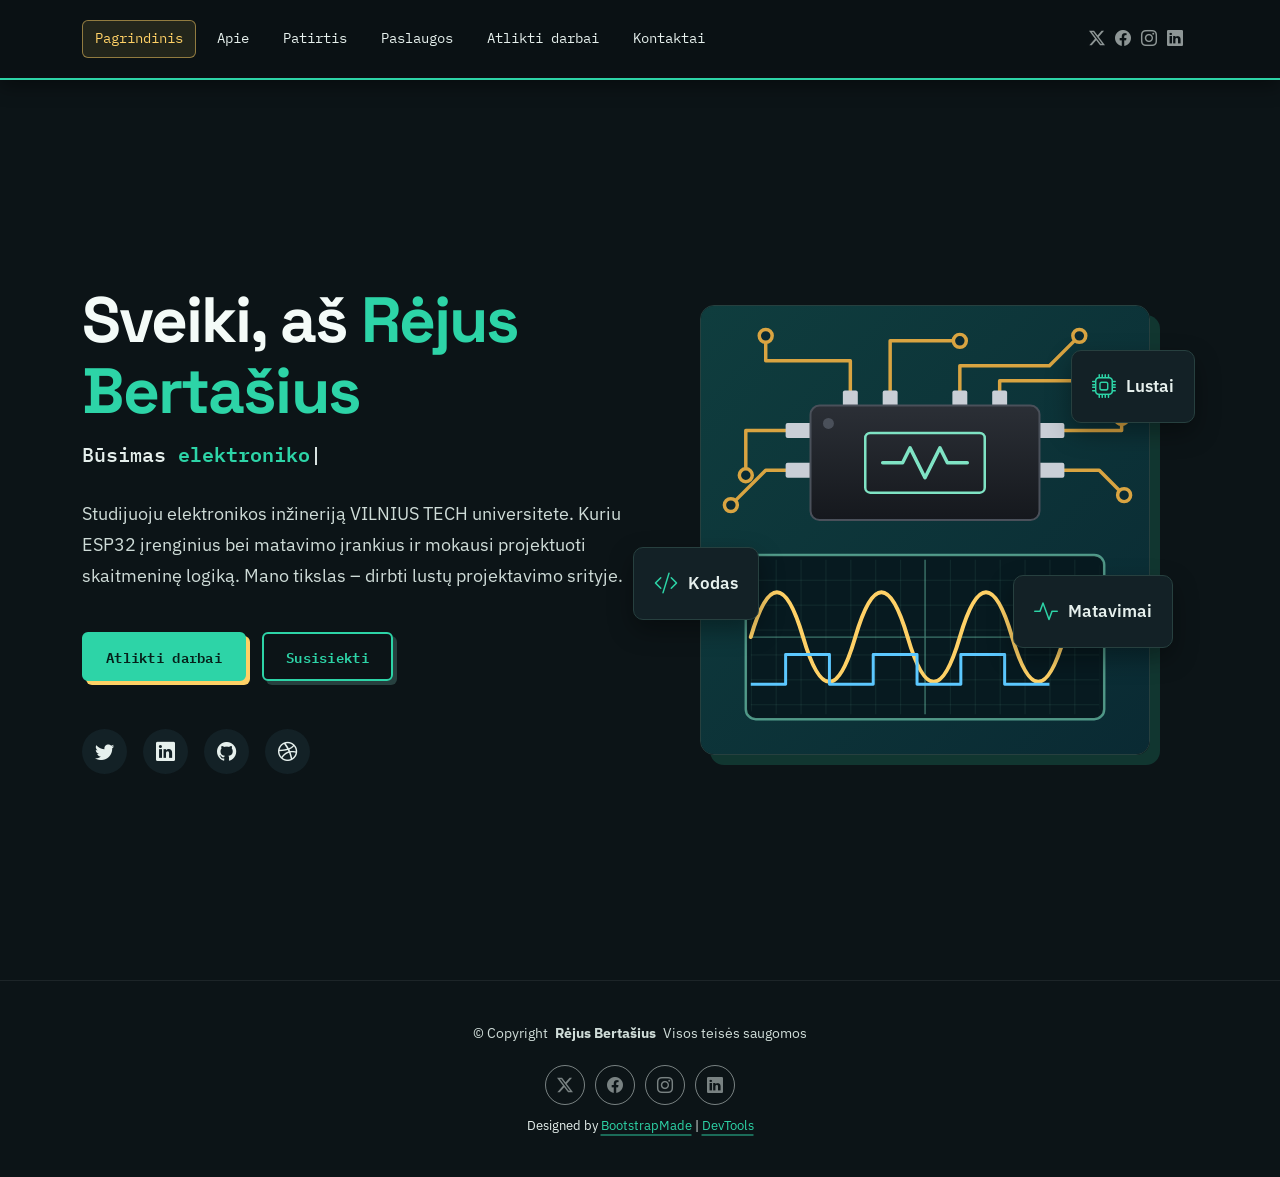
<file: index.html>
<!DOCTYPE html>
<html lang="lt">

<head>
  <meta charset="utf-8">
  <meta content="width=device-width, initial-scale=1.0" name="viewport">
  <title>Mano CV</title>
  <meta name="author" content="Rėjus Bertašius">
  <meta name="description" content="Rėjus Bertašius CV puslapis">
  <meta name="keywords" content="">

  <!-- Favicons -->
  <link href="assets/img/favicon.png" rel="icon">
  <link href="assets/img/apple-touch-icon.png" rel="apple-touch-icon">

  <!-- Fonts -->
  <link href="https://fonts.googleapis.com" rel="preconnect">
  <link href="https://fonts.gstatic.com" rel="preconnect" crossorigin>
  <link href="https://fonts.googleapis.com/css2?family=Roboto:ital,wght@0,100;0,300;0,400;0,500;0,700;0,900;1,100;1,300;1,400;1,500;1,700;1,900&family=Poppins:ital,wght@0,100;0,200;0,300;0,400;0,500;0,600;0,700;0,800;0,900;1,100;1,200;1,300;1,400;1,500;1,600;1,700;1,800;1,900&family=Raleway:ital,wght@0,100;0,200;0,300;0,400;0,500;0,600;0,700;0,800;0,900;1,100;1,200;1,300;1,400;1,500;1,600;1,700;1,800;1,900&display=swap" rel="stylesheet">

  <!-- Vendor CSS Files -->
  <link href="assets/vendor/bootstrap/css/bootstrap.min.css" rel="stylesheet">
  <link href="assets/vendor/bootstrap-icons/bootstrap-icons.css" rel="stylesheet">
  <link href="assets/vendor/aos/aos.css" rel="stylesheet">
  <link href="assets/vendor/swiper/swiper-bundle.min.css" rel="stylesheet">
  <link href="assets/vendor/glightbox/css/glightbox.min.css" rel="stylesheet">

  <!-- Main CSS File -->
  <link href="assets/css/main.css" rel="stylesheet">
  <link href="assets/css/custom.css" rel="stylesheet">

  <!-- =======================================================
  * Template Name: FolioOne
  * Template URL: https://bootstrapmade.com/folioone-bootstrap-portfolio-website-template/
  * Updated: Aug 23 2025 with Bootstrap v5.3.7
  * Author: BootstrapMade.com
  * License: https://bootstrapmade.com/license/
  ======================================================== -->
</head>

<body class="index-page">

  <header id="header" class="header d-flex align-items-center light-background sticky-top">
    <div class="container position-relative d-flex align-items-center justify-content-between">

      <!-- <a href="index.html" class="logo d-flex align-items-center me-auto me-xl-0">
      <img src="assets/img/logo.webp" alt="">
      <h1 class="sitename">FolioOne</h1> 
    </a> -->

      <nav id="navmenu" class="navmenu">
        <ul>
          <li><a href="index.html" class="active">Pagrindinis</a></li>
          <li><a href="about.html">Apie</a></li>
          <li><a href="resume.html">Patirtis</a></li>
          <li><a href="services.html">Paslaugos</a></li>
          <li><a href="portfolio.html">Atlikti darbai</a></li>
          <li><a href="contact.html">Kontaktai</a></li>
        </ul>
        <i class="mobile-nav-toggle d-xl-none bi bi-list"></i>
      </nav>

      <div class="header-social-links">
        <a href="#" class="twitter"><i class="bi bi-twitter-x"></i></a>
        <a href="#" class="facebook"><i class="bi bi-facebook"></i></a>
        <a href="#" class="instagram"><i class="bi bi-instagram"></i></a>
        <a href="#" class="linkedin"><i class="bi bi-linkedin"></i></a>
      </div>

    </div>
  </header>

  <main class="main">

    <!-- Hero Section -->
    <section id="hero" class="hero section">

      <div class="container" data-aos="fade-up" data-aos-delay="100">

        <div class="row gy-4 align-items-center">
          <div class="col-lg-6 order-2 order-lg-1">
            <div class="hero-content">
              <h1 data-aos="fade-up" data-aos-delay="200">Sveiki, aš <span class="highlight">Rėjus Bertašius</span></h1>
              <h2 data-aos="fade-up" data-aos-delay="300">Būsimas <span class="typed" data-typed-items="elektronikos inžinierius, lustų projektuotojas, skaitmeninių sistemų kūrėjas"></span></h2>
              <p data-aos="fade-up" data-aos-delay="400">Studijuoju elektronikos inžineriją VILNIUS TECH universitete. Kuriu ESP32 įrenginius bei matavimo įrankius ir mokausi projektuoti skaitmeninę logiką. Mano tikslas – dirbti lustų projektavimo srityje.</p>
              <div class="hero-actions" data-aos="fade-up" data-aos-delay="500">
                <a href="portfolio.html" class="btn btn-primary">Atlikti darbai</a>
                <a href="contact.html" class="btn btn-outline">Susisiekti</a>
              </div>
              <div class="social-links" data-aos="fade-up" data-aos-delay="600">
                <a href="#"><i class="bi bi-twitter"></i></a>
                <a href="#"><i class="bi bi-linkedin"></i></a>
                <a href="https://github.com/Rejuuus"><i class="bi bi-github"></i></a>
                <a href="#"><i class="bi bi-dribbble"></i></a>
              </div>
            </div>
          </div>
          <div class="col-lg-6 order-1 order-lg-2">
            <div class="hero-image" data-aos="zoom-in" data-aos-delay="300">
              <div class="image-wrapper">
                <img src="assets/img/elektronika-iliustracija.svg" alt="Lustas spausdintinėje plokštėje ir osciloskopo signalas" class="img-fluid">
                <div class="floating-elements">
                  <div class="floating-card design" data-aos="fade-left" data-aos-delay="700">
                    <i class="bi bi-cpu"></i>
                    <span>Lustai</span>
                  </div>
                  <div class="floating-card code" data-aos="fade-right" data-aos-delay="800">
                    <i class="bi bi-code-slash"></i>
                    <span>Kodas</span>
                  </div>
                  <div class="floating-card creativity" data-aos="fade-up" data-aos-delay="900">
                    <i class="bi bi-activity"></i>
                    <span>Matavimai</span>
                  </div>
                </div>
              </div>
            </div>
          </div>
        </div>

      </div>

    </section><!-- /Hero Section -->

  </main>

  <footer id="footer" class="footer">

    <div class="container">
      <div class="copyright text-center ">
        <p>© <span>Copyright</span> <strong class="px-1 sitename">Rėjus Bertašius</strong> <span>Visos teisės saugomos<br></span></p>
      </div>
      <div class="social-links d-flex justify-content-center">
        <a href=""><i class="bi bi-twitter-x"></i></a>
        <a href=""><i class="bi bi-facebook"></i></a>
        <a href=""><i class="bi bi-instagram"></i></a>
        <a href=""><i class="bi bi-linkedin"></i></a>
      </div>
      <div class="credits">
        <!-- All the links in the footer should remain intact. -->
        <!-- You can delete the links only if you've purchased the pro version. -->
        <!-- Licensing information: https://bootstrapmade.com/license/ -->
        <!-- Purchase the pro version with working PHP/AJAX contact form: [buy-url] -->
        Designed by <a href="https://bootstrapmade.com/">BootstrapMade</a> | <a href="https://bootstrapmade.com/tools/">DevTools</a>
      </div>
    </div>

  </footer>

  <!-- Scroll Top -->
  <a href="#" id="scroll-top" class="scroll-top d-flex align-items-center justify-content-center"><i class="bi bi-arrow-up-short"></i></a>

  <!-- Preloader -->
  <div id="preloader"></div>

  <!-- Vendor JS Files -->
  <script src="assets/vendor/bootstrap/js/bootstrap.bundle.min.js"></script>
  <script src="assets/vendor/php-email-form/validate.js"></script>
  <script src="assets/vendor/aos/aos.js"></script>
  <script src="assets/vendor/typed.js/typed.umd.js"></script>
  <script src="assets/vendor/waypoints/noframework.waypoints.js"></script>
  <script src="assets/vendor/purecounter/purecounter_vanilla.js"></script>
  <script src="assets/vendor/swiper/swiper-bundle.min.js"></script>
  <script src="assets/vendor/imagesloaded/imagesloaded.pkgd.min.js"></script>
  <script src="assets/vendor/isotope-layout/isotope.pkgd.min.js"></script>
  <script src="assets/vendor/glightbox/js/glightbox.min.js"></script>

  <!-- Main JS File -->
  <script src="assets/js/main.js"></script>

</body>

</html>
</file>
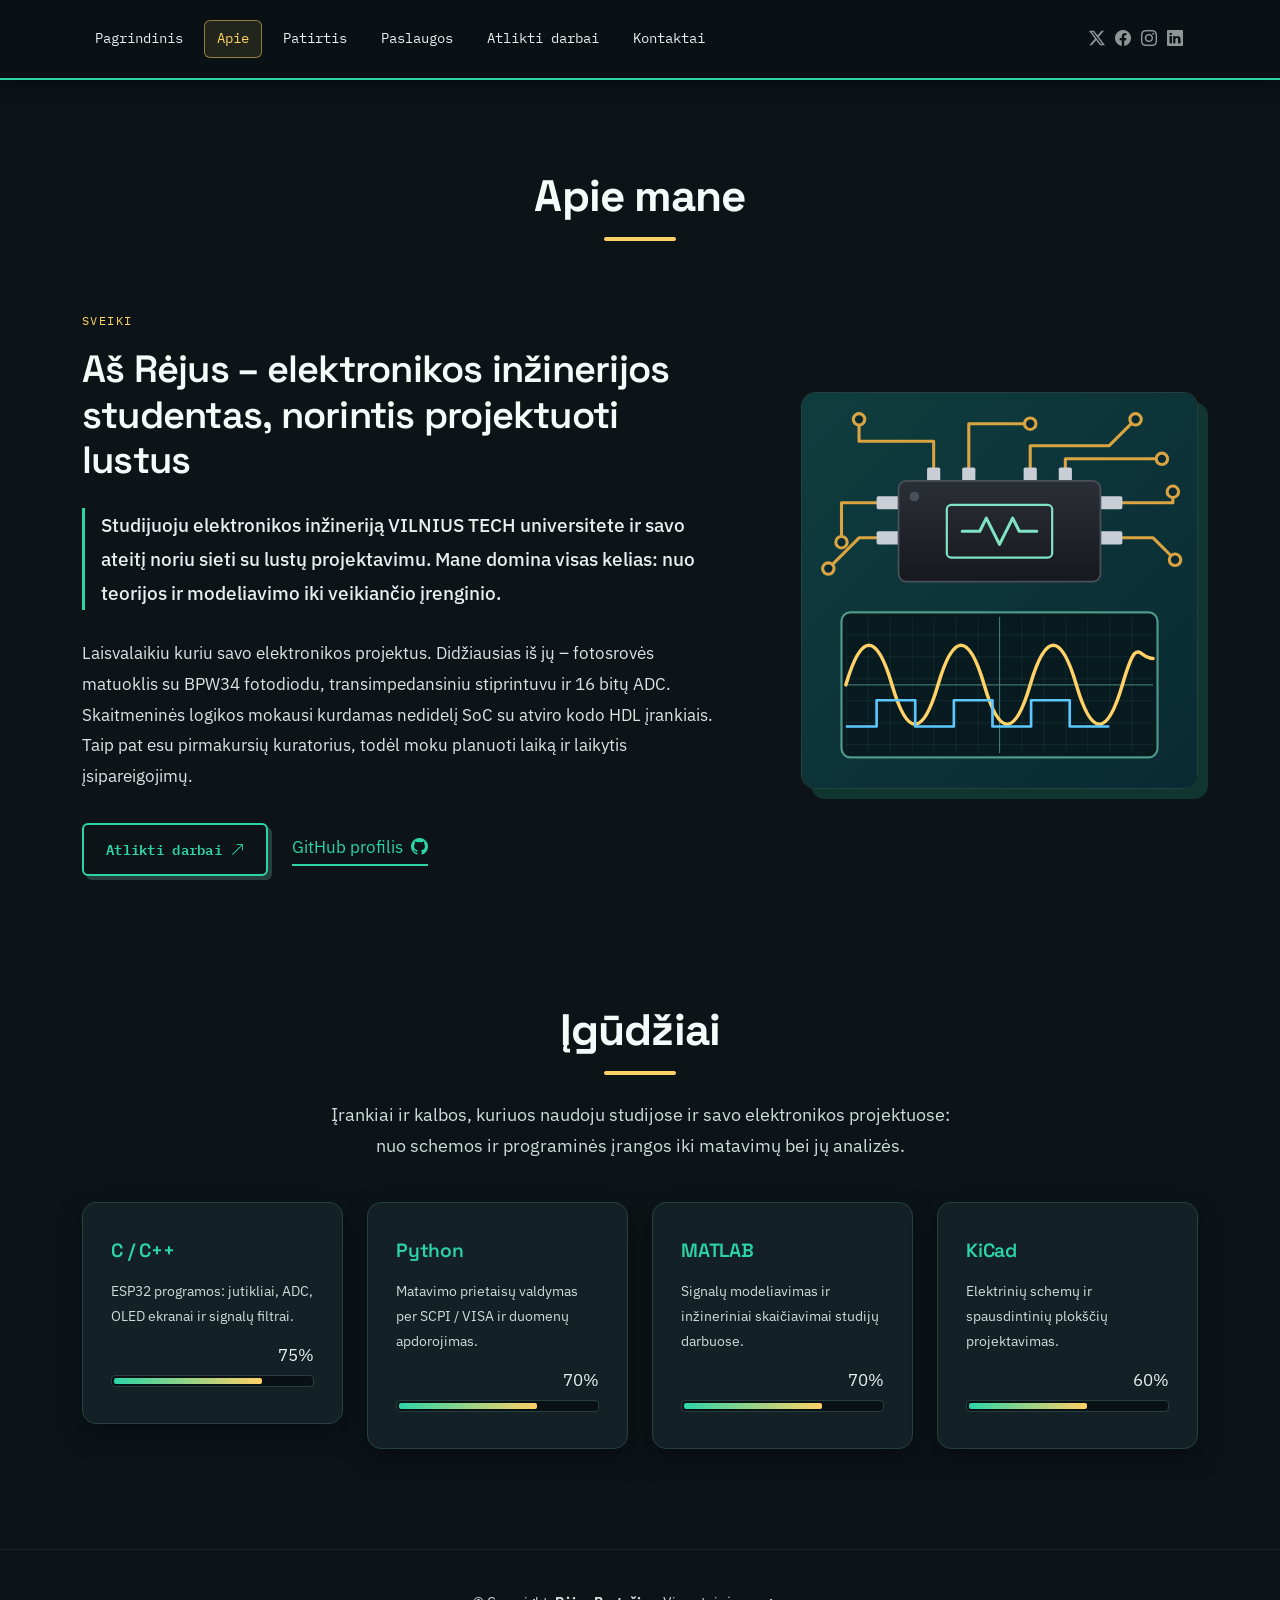
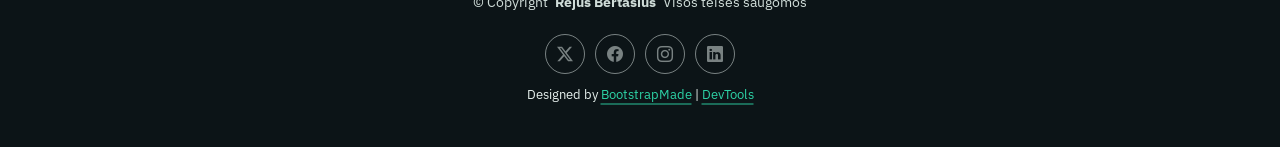
<file: about.html>
<!DOCTYPE html>
<html lang="lt">

<head>
  <meta charset="utf-8">
  <meta content="width=device-width, initial-scale=1.0" name="viewport">
  <title>Apie – Mano CV</title>
  <meta name="description" content="">
  <meta name="keywords" content="">

  <!-- Favicons -->
  <link href="assets/img/favicon.png" rel="icon">
  <link href="assets/img/apple-touch-icon.png" rel="apple-touch-icon">

  <!-- Fonts -->
  <link href="https://fonts.googleapis.com" rel="preconnect">
  <link href="https://fonts.gstatic.com" rel="preconnect" crossorigin>
  <link href="https://fonts.googleapis.com/css2?family=Roboto:ital,wght@0,100;0,300;0,400;0,500;0,700;0,900;1,100;1,300;1,400;1,500;1,700;1,900&family=Poppins:ital,wght@0,100;0,200;0,300;0,400;0,500;0,600;0,700;0,800;0,900;1,100;1,200;1,300;1,400;1,500;1,600;1,700;1,800;1,900&family=Raleway:ital,wght@0,100;0,200;0,300;0,400;0,500;0,600;0,700;0,800;0,900;1,100;1,200;1,300;1,400;1,500;1,600;1,700;1,800;1,900&display=swap" rel="stylesheet">

  <!-- Vendor CSS Files -->
  <link href="assets/vendor/bootstrap/css/bootstrap.min.css" rel="stylesheet">
  <link href="assets/vendor/bootstrap-icons/bootstrap-icons.css" rel="stylesheet">
  <link href="assets/vendor/aos/aos.css" rel="stylesheet">
  <link href="assets/vendor/swiper/swiper-bundle.min.css" rel="stylesheet">
  <link href="assets/vendor/glightbox/css/glightbox.min.css" rel="stylesheet">

  <!-- Main CSS File -->
  <link href="assets/css/main.css" rel="stylesheet">
  <link href="assets/css/custom.css" rel="stylesheet">

  <!-- =======================================================
  * Template Name: FolioOne
  * Template URL: https://bootstrapmade.com/folioone-bootstrap-portfolio-website-template/
  * Updated: Aug 23 2025 with Bootstrap v5.3.7
  * Author: BootstrapMade.com
  * License: https://bootstrapmade.com/license/
  ======================================================== -->
</head>

<body class="about-page">

  <header id="header" class="header d-flex align-items-center light-background sticky-top">
    <div class="container position-relative d-flex align-items-center justify-content-between">

      <!-- <a href="index.html" class="logo d-flex align-items-center me-auto me-xl-0">
      <img src="assets/img/logo.webp" alt="">
      <h1 class="sitename">FolioOne</h1> 
    </a> -->

      <nav id="navmenu" class="navmenu">
        <ul>
          <li><a href="index.html">Pagrindinis</a></li>
          <li><a href="about.html" class="active">Apie</a></li>
          <li><a href="resume.html">Patirtis</a></li>
          <li><a href="services.html">Paslaugos</a></li>
          <li><a href="portfolio.html">Atlikti darbai</a></li>
          <li><a href="contact.html">Kontaktai</a></li>
        </ul>
        <i class="mobile-nav-toggle d-xl-none bi bi-list"></i>
      </nav>

      <div class="header-social-links">
        <a href="#" class="twitter"><i class="bi bi-twitter-x"></i></a>
        <a href="#" class="facebook"><i class="bi bi-facebook"></i></a>
        <a href="#" class="instagram"><i class="bi bi-instagram"></i></a>
        <a href="#" class="linkedin"><i class="bi bi-linkedin"></i></a>
      </div>

    </div>
  </header>

  <main class="main">

    <!-- About Section -->
    <section id="about" class="about section">

      <!-- Section Title -->
      <div class="container section-title" data-aos="fade-up">
        <h2>Apie mane</h2>
      </div><!-- End Section Title -->

      <div class="container" data-aos="fade-up" data-aos-delay="100">

        <!-- Intro + Photo -->
        <div class="row align-items-center justify-content-between gy-5 mb-5">
          <div class="col-lg-7" data-aos="fade-right" data-aos-delay="150">
            <div class="intro-content">
              <span class="eyebrow">Sveiki</span>
              <h2 class="headline">Aš Rėjus – elektronikos inžinerijos studentas, norintis projektuoti lustus</h2>
              <p class="lead">
                Studijuoju elektronikos inžineriją VILNIUS TECH universitete ir savo ateitį noriu sieti su lustų projektavimu. Mane domina visas kelias: nuo teorijos ir modeliavimo iki veikiančio įrenginio.
              </p>
              <p>
                Laisvalaikiu kuriu savo elektronikos projektus. Didžiausias iš jų – fotosrovės matuoklis su BPW34 fotodiodu, transimpedansiniu stiprintuvu ir 16 bitų ADC. Skaitmeninės logikos mokausi kurdamas nedidelį SoC su atviro kodo HDL įrankiais. Taip pat esu pirmakursių kuratorius, todėl moku planuoti laiką ir laikytis įsipareigojimų.
              </p>

              <div class="cta-group">
                <a href="portfolio.html" class="btn-ghost">
                  Atlikti darbai <i class="bi bi-arrow-up-right"></i>
                </a>
                <a href="https://github.com/Rejuuus" class="link-underline">
                  GitHub profilis <i class="bi bi-github"></i>
                </a>
              </div>
            </div>
          </div>

          <div class="col-lg-5" data-aos="zoom-in" data-aos-delay="250">
            <figure class="profile-figure text-center text-lg-end">
              <img src="assets/img/elektronika-iliustracija.svg" alt="Lustas spausdintinėje plokštėje ir osciloskopo signalas" class="img-fluid profile-photo">
            </figure>
          </div>
        </div>
        <!-- End Intro + Photo -->
      </div>
    </section><!-- /About Section -->

    <!-- Skills Section -->
    <section id="skills" class="skills section">

      <!-- Section Title -->
      <div class="container section-title" data-aos="fade-up">
        <h2>Įgūdžiai</h2>
        <p>Įrankiai ir kalbos, kuriuos naudoju studijose ir savo elektronikos projektuose: nuo schemos ir programinės įrangos iki matavimų bei jų analizės.</p>
      </div><!-- End Section Title -->

      <div class="container" data-aos="fade-up" data-aos-delay="100">

        <div class="row g-4 skills-animation">

          <div class="col-md-6 col-lg-3" data-aos="fade-up" data-aos-delay="100">
            <div class="skill-box">
              <h3>C / C++</h3>
              <p>ESP32 programos: jutikliai, ADC, OLED ekranai ir signalų filtrai.</p>
              <span class="text-end d-block">75%</span>
              <div class="progress">
                <div class="progress-bar" role="progressbar" aria-valuenow="75" aria-valuemin="0" aria-valuemax="100"></div>
              </div>
            </div>
          </div>

          <div class="col-md-6 col-lg-3" data-aos="fade-up" data-aos-delay="200">
            <div class="skill-box">
              <h3>Python</h3>
              <p>Matavimo prietaisų valdymas per SCPI / VISA ir duomenų apdorojimas.</p>
              <span class="text-end d-block">70%</span>
              <div class="progress">
                <div class="progress-bar" role="progressbar" aria-valuenow="70" aria-valuemin="0" aria-valuemax="100"></div>
              </div>
            </div>
          </div>

          <div class="col-md-6 col-lg-3" data-aos="fade-up" data-aos-delay="300">
            <div class="skill-box">
              <h3>MATLAB</h3>
              <p>Signalų modeliavimas ir inžineriniai skaičiavimai studijų darbuose.</p>
              <span class="text-end d-block">70%</span>
              <div class="progress">
                <div class="progress-bar" role="progressbar" aria-valuenow="70" aria-valuemin="0" aria-valuemax="100"></div>
              </div>
            </div>
          </div>

          <div class="col-md-6 col-lg-3" data-aos="fade-up" data-aos-delay="400">
            <div class="skill-box">
              <h3>KiCad</h3>
              <p>Elektrinių schemų ir spausdintinių plokščių projektavimas.</p>
              <span class="text-end d-block">60%</span>
              <div class="progress">
                <div class="progress-bar" role="progressbar" aria-valuenow="60" aria-valuemin="0" aria-valuemax="100">
                </div>
              </div>
            </div>
          </div>

        </div>

      </div>

    </section><!-- /Skills Section -->
  </main>

  <footer id="footer" class="footer">

    <div class="container">
      <div class="copyright text-center ">
        <p>© <span>Copyright</span> <strong class="px-1 sitename">Rėjus Bertašius</strong> <span>Visos teisės saugomos<br></span></p>
      </div>
      <div class="social-links d-flex justify-content-center">
        <a href=""><i class="bi bi-twitter-x"></i></a>
        <a href=""><i class="bi bi-facebook"></i></a>
        <a href=""><i class="bi bi-instagram"></i></a>
        <a href=""><i class="bi bi-linkedin"></i></a>
      </div>
      <div class="credits">
        <!-- All the links in the footer should remain intact. -->
        <!-- You can delete the links only if you've purchased the pro version. -->
        <!-- Licensing information: https://bootstrapmade.com/license/ -->
        <!-- Purchase the pro version with working PHP/AJAX contact form: [buy-url] -->
        Designed by <a href="https://bootstrapmade.com/">BootstrapMade</a> | <a href="https://bootstrapmade.com/tools/">DevTools</a>
      </div>
    </div>

  </footer>

  <!-- Scroll Top -->
  <a href="#" id="scroll-top" class="scroll-top d-flex align-items-center justify-content-center"><i class="bi bi-arrow-up-short"></i></a>

  <!-- Preloader -->
  <div id="preloader"></div>

  <!-- Vendor JS Files -->
  <script src="assets/vendor/bootstrap/js/bootstrap.bundle.min.js"></script>
  <script src="assets/vendor/php-email-form/validate.js"></script>
  <script src="assets/vendor/aos/aos.js"></script>
  <script src="assets/vendor/typed.js/typed.umd.js"></script>
  <script src="assets/vendor/waypoints/noframework.waypoints.js"></script>
  <script src="assets/vendor/purecounter/purecounter_vanilla.js"></script>
  <script src="assets/vendor/swiper/swiper-bundle.min.js"></script>
  <script src="assets/vendor/imagesloaded/imagesloaded.pkgd.min.js"></script>
  <script src="assets/vendor/isotope-layout/isotope.pkgd.min.js"></script>
  <script src="assets/vendor/glightbox/js/glightbox.min.js"></script>

  <!-- Main JS File -->
  <script src="assets/js/main.js"></script>

</body>

</html>
</file>
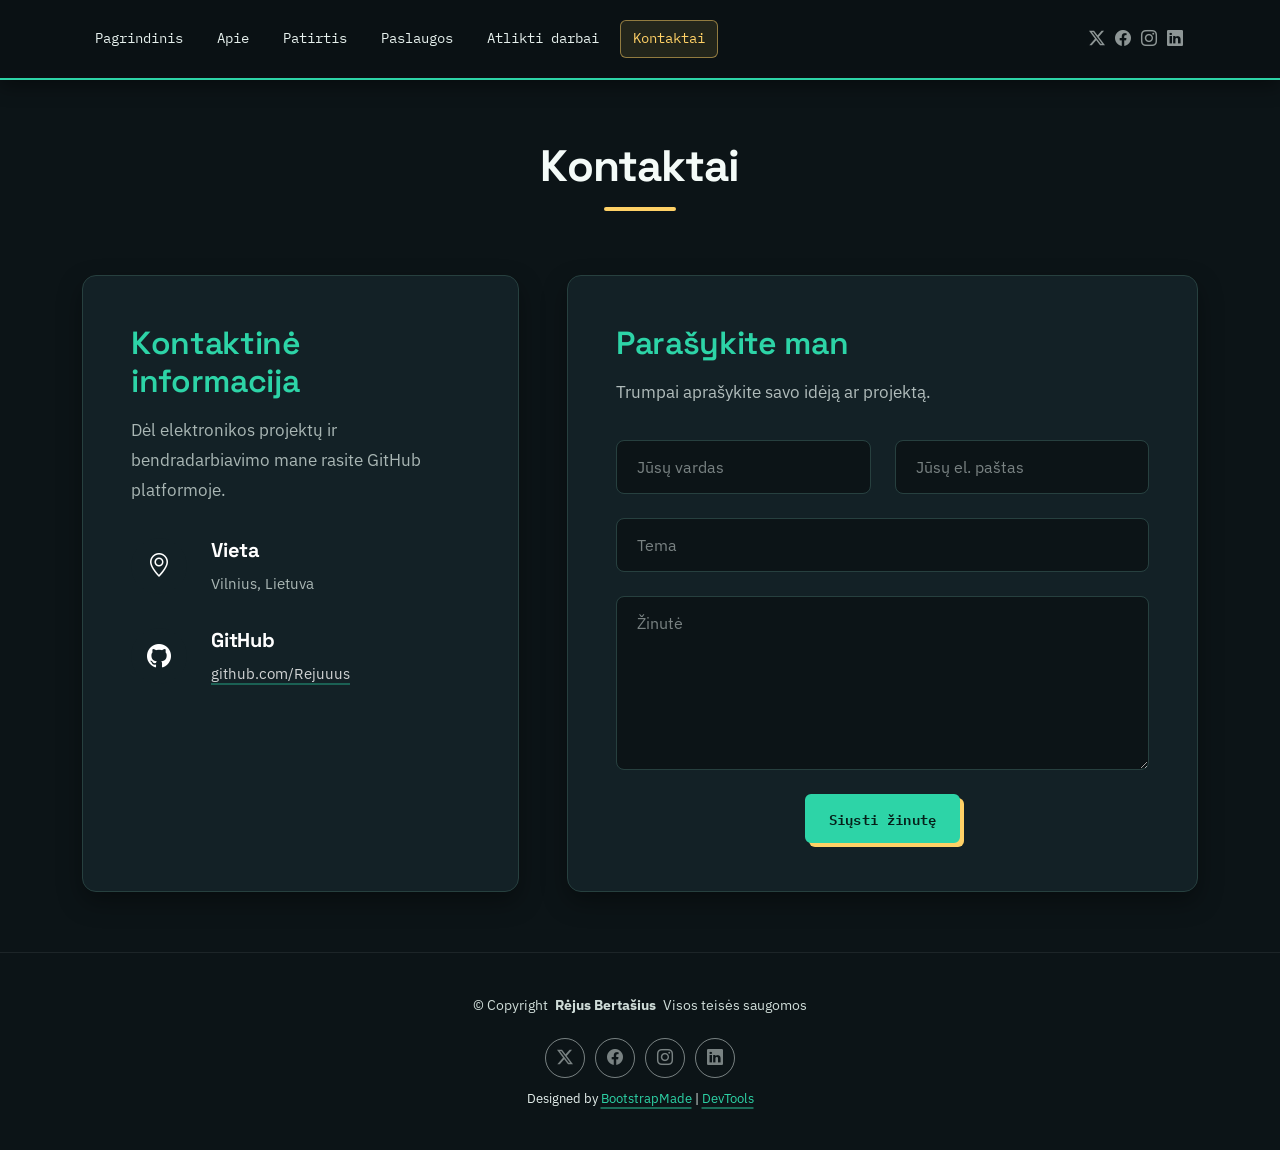
<file: contact.html>
<!DOCTYPE html>
<html lang="lt">

<head>
  <meta charset="utf-8">
  <meta content="width=device-width, initial-scale=1.0" name="viewport">
  <title>Kontaktai – Mano CV</title>
  <meta name="description" content="">
  <meta name="keywords" content="">

  <!-- Favicons -->
  <link href="assets/img/favicon.png" rel="icon">
  <link href="assets/img/apple-touch-icon.png" rel="apple-touch-icon">

  <!-- Fonts -->
  <link href="https://fonts.googleapis.com" rel="preconnect">
  <link href="https://fonts.gstatic.com" rel="preconnect" crossorigin>
  <link href="https://fonts.googleapis.com/css2?family=Roboto:ital,wght@0,100;0,300;0,400;0,500;0,700;0,900;1,100;1,300;1,400;1,500;1,700;1,900&family=Poppins:ital,wght@0,100;0,200;0,300;0,400;0,500;0,600;0,700;0,800;0,900;1,100;1,200;1,300;1,400;1,500;1,600;1,700;1,800;1,900&family=Raleway:ital,wght@0,100;0,200;0,300;0,400;0,500;0,600;0,700;0,800;0,900;1,100;1,200;1,300;1,400;1,500;1,600;1,700;1,800;1,900&display=swap" rel="stylesheet">

  <!-- Vendor CSS Files -->
  <link href="assets/vendor/bootstrap/css/bootstrap.min.css" rel="stylesheet">
  <link href="assets/vendor/bootstrap-icons/bootstrap-icons.css" rel="stylesheet">
  <link href="assets/vendor/aos/aos.css" rel="stylesheet">
  <link href="assets/vendor/swiper/swiper-bundle.min.css" rel="stylesheet">
  <link href="assets/vendor/glightbox/css/glightbox.min.css" rel="stylesheet">

  <!-- Main CSS File -->
  <link href="assets/css/main.css" rel="stylesheet">
  <link href="assets/css/custom.css" rel="stylesheet">

  <!-- =======================================================
  * Template Name: FolioOne
  * Template URL: https://bootstrapmade.com/folioone-bootstrap-portfolio-website-template/
  * Updated: Aug 23 2025 with Bootstrap v5.3.7
  * Author: BootstrapMade.com
  * License: https://bootstrapmade.com/license/
  ======================================================== -->
</head>

<body class="contact-page">

  <header id="header" class="header d-flex align-items-center light-background sticky-top">
    <div class="container position-relative d-flex align-items-center justify-content-between">

      <!-- <a href="index.html" class="logo d-flex align-items-center me-auto me-xl-0">
      <img src="assets/img/logo.webp" alt="">
      <h1 class="sitename">FolioOne</h1> 
    </a> -->

      <nav id="navmenu" class="navmenu">
        <ul>
          <li><a href="index.html">Pagrindinis</a></li>
          <li><a href="about.html">Apie</a></li>
          <li><a href="resume.html">Patirtis</a></li>
          <li><a href="services.html">Paslaugos</a></li>
          <li><a href="portfolio.html">Atlikti darbai</a></li>
          <li><a href="contact.html" class="active">Kontaktai</a></li>
        </ul>
        <i class="mobile-nav-toggle d-xl-none bi bi-list"></i>
      </nav>

      <div class="header-social-links">
        <a href="#" class="twitter"><i class="bi bi-twitter-x"></i></a>
        <a href="#" class="facebook"><i class="bi bi-facebook"></i></a>
        <a href="#" class="instagram"><i class="bi bi-instagram"></i></a>
        <a href="#" class="linkedin"><i class="bi bi-linkedin"></i></a>
      </div>

    </div>
  </header>

  <main class="main">

    <!-- Contact Section -->
    <section id="contact" class="contact section">

      <!-- Section Title -->
      <div class="container section-title" data-aos="fade-up">
        <h2>Kontaktai</h2>
      </div><!-- End Section Title -->

      <div class="container" data-aos="fade-up" data-aos-delay="100">

        <div class="row g-4 g-lg-5">
          <div class="col-lg-5">
            <div class="info-box" data-aos="fade-up" data-aos-delay="200">
              <h3>Kontaktinė informacija</h3>
              <p>Dėl elektronikos projektų ir bendradarbiavimo mane rasite GitHub platformoje.</p>

              <div class="info-item" data-aos="fade-up" data-aos-delay="300">
                <div class="icon-box">
                  <i class="bi bi-geo-alt"></i>
                </div>
                <div class="content">
                  <h4>Vieta</h4>
                  <p>Vilnius, Lietuva</p>
                </div>
              </div>

              <div class="info-item" data-aos="fade-up" data-aos-delay="400">
                <div class="icon-box">
                  <i class="bi bi-github"></i>
                </div>
                <div class="content">
                  <h4>GitHub</h4>
                  <p><a href="https://github.com/Rejuuus">github.com/Rejuuus</a></p>
                </div>
              </div>
            </div>
          </div>

          <div class="col-lg-7">
            <div class="contact-form" data-aos="fade-up" data-aos-delay="300">
              <h3>Parašykite man</h3>
              <p>Trumpai aprašykite savo idėją ar projektą.</p>

              <form action="forms/contact.php" method="post" class="php-email-form" data-aos="fade-up" data-aos-delay="200">
                <div class="row gy-4">

                  <div class="col-md-6">
                    <input type="text" name="name" class="form-control" placeholder="Jūsų vardas" required="">
                  </div>

                  <div class="col-md-6 ">
                    <input type="email" class="form-control" name="email" placeholder="Jūsų el. paštas" required="">
                  </div>

                  <div class="col-12">
                    <input type="text" class="form-control" name="subject" placeholder="Tema" required="">
                  </div>

                  <div class="col-12">
                    <textarea class="form-control" name="message" rows="6" placeholder="Žinutė" required=""></textarea>
                  </div>

                  <div class="col-12 text-center">
                    <div class="loading">Siunčiama</div>
                    <div class="error-message"></div>
                    <div class="sent-message">Žinutė išsiųsta. Ačiū!</div>

                    <button type="submit" class="btn">Siųsti žinutę</button>
                  </div>

                </div>
              </form>

            </div>
          </div>

        </div>

      </div>

    </section><!-- /Contact Section -->

  </main>

  <footer id="footer" class="footer">

    <div class="container">
      <div class="copyright text-center ">
        <p>© <span>Copyright</span> <strong class="px-1 sitename">Rėjus Bertašius</strong> <span>Visos teisės saugomos<br></span></p>
      </div>
      <div class="social-links d-flex justify-content-center">
        <a href=""><i class="bi bi-twitter-x"></i></a>
        <a href=""><i class="bi bi-facebook"></i></a>
        <a href=""><i class="bi bi-instagram"></i></a>
        <a href=""><i class="bi bi-linkedin"></i></a>
      </div>
      <div class="credits">
        <!-- All the links in the footer should remain intact. -->
        <!-- You can delete the links only if you've purchased the pro version. -->
        <!-- Licensing information: https://bootstrapmade.com/license/ -->
        <!-- Purchase the pro version with working PHP/AJAX contact form: [buy-url] -->
        Designed by <a href="https://bootstrapmade.com/">BootstrapMade</a> | <a href="https://bootstrapmade.com/tools/">DevTools</a>
      </div>
    </div>

  </footer>

  <!-- Scroll Top -->
  <a href="#" id="scroll-top" class="scroll-top d-flex align-items-center justify-content-center"><i class="bi bi-arrow-up-short"></i></a>

  <!-- Preloader -->
  <div id="preloader"></div>

  <!-- Vendor JS Files -->
  <script src="assets/vendor/bootstrap/js/bootstrap.bundle.min.js"></script>
  <script src="assets/vendor/php-email-form/validate.js"></script>
  <script src="assets/vendor/aos/aos.js"></script>
  <script src="assets/vendor/typed.js/typed.umd.js"></script>
  <script src="assets/vendor/waypoints/noframework.waypoints.js"></script>
  <script src="assets/vendor/purecounter/purecounter_vanilla.js"></script>
  <script src="assets/vendor/swiper/swiper-bundle.min.js"></script>
  <script src="assets/vendor/imagesloaded/imagesloaded.pkgd.min.js"></script>
  <script src="assets/vendor/isotope-layout/isotope.pkgd.min.js"></script>
  <script src="assets/vendor/glightbox/js/glightbox.min.js"></script>

  <!-- Main JS File -->
  <script src="assets/js/main.js"></script>

</body>

</html>
</file>
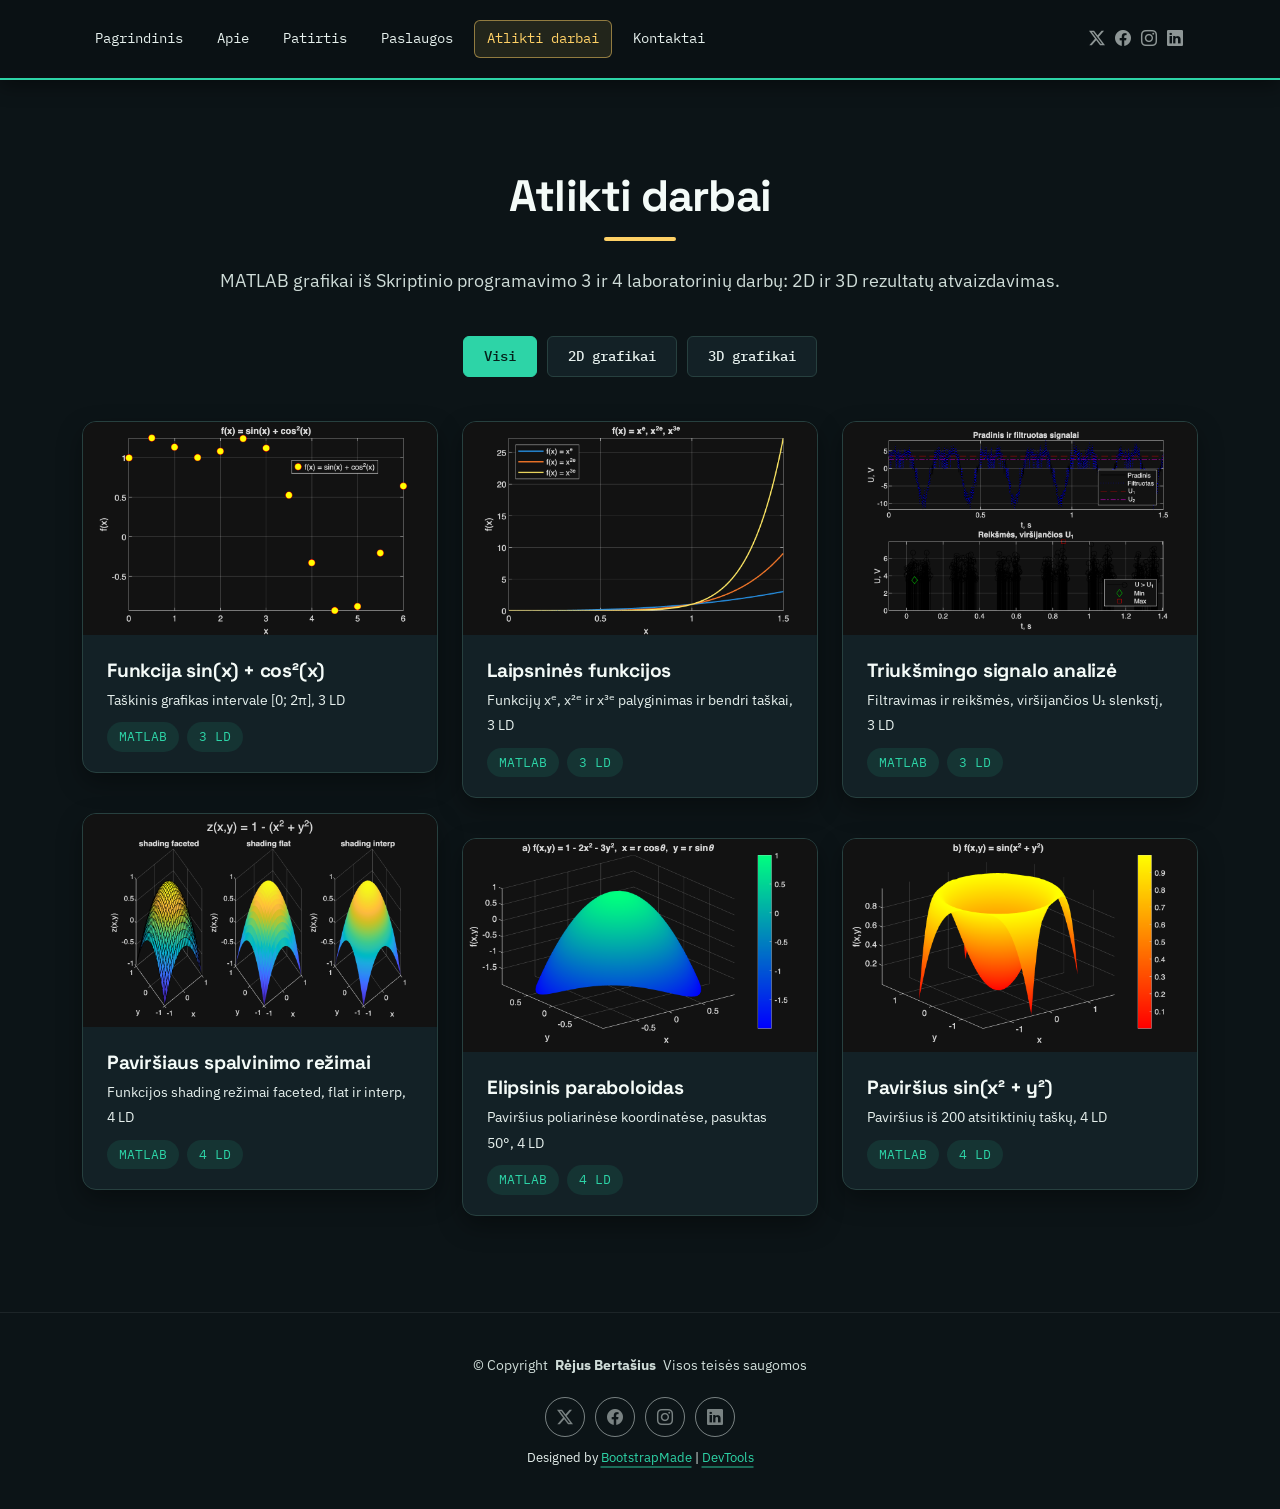
<file: portfolio.html>
<!DOCTYPE html>
<html lang="lt">

<head>
  <meta charset="utf-8">
  <meta content="width=device-width, initial-scale=1.0" name="viewport">
  <title>Atlikti darbai – Mano CV</title>
  <meta name="description" content="">
  <meta name="keywords" content="">

  <!-- Favicons -->
  <link href="assets/img/favicon.png" rel="icon">
  <link href="assets/img/apple-touch-icon.png" rel="apple-touch-icon">

  <!-- Fonts -->
  <link href="https://fonts.googleapis.com" rel="preconnect">
  <link href="https://fonts.gstatic.com" rel="preconnect" crossorigin>
  <link href="https://fonts.googleapis.com/css2?family=Roboto:ital,wght@0,100;0,300;0,400;0,500;0,700;0,900;1,100;1,300;1,400;1,500;1,700;1,900&family=Poppins:ital,wght@0,100;0,200;0,300;0,400;0,500;0,600;0,700;0,800;0,900;1,100;1,200;1,300;1,400;1,500;1,600;1,700;1,800;1,900&family=Raleway:ital,wght@0,100;0,200;0,300;0,400;0,500;0,600;0,700;0,800;0,900;1,100;1,200;1,300;1,400;1,500;1,600;1,700;1,800;1,900&display=swap" rel="stylesheet">

  <!-- Vendor CSS Files -->
  <link href="assets/vendor/bootstrap/css/bootstrap.min.css" rel="stylesheet">
  <link href="assets/vendor/bootstrap-icons/bootstrap-icons.css" rel="stylesheet">
  <link href="assets/vendor/aos/aos.css" rel="stylesheet">
  <link href="assets/vendor/swiper/swiper-bundle.min.css" rel="stylesheet">
  <link href="assets/vendor/glightbox/css/glightbox.min.css" rel="stylesheet">

  <!-- Main CSS File -->
  <link href="assets/css/main.css" rel="stylesheet">
  <link href="assets/css/custom.css" rel="stylesheet">

  <!-- =======================================================
  * Template Name: FolioOne
  * Template URL: https://bootstrapmade.com/folioone-bootstrap-portfolio-website-template/
  * Updated: Aug 23 2025 with Bootstrap v5.3.7
  * Author: BootstrapMade.com
  * License: https://bootstrapmade.com/license/
  ======================================================== -->
</head>

<body class="portfolio-page">

  <header id="header" class="header d-flex align-items-center light-background sticky-top">
    <div class="container position-relative d-flex align-items-center justify-content-between">

      <!-- <a href="index.html" class="logo d-flex align-items-center me-auto me-xl-0">
      <img src="assets/img/logo.webp" alt="">
      <h1 class="sitename">FolioOne</h1> 
    </a> -->

      <nav id="navmenu" class="navmenu">
        <ul>
          <li><a href="index.html">Pagrindinis</a></li>
          <li><a href="about.html">Apie</a></li>
          <li><a href="resume.html">Patirtis</a></li>
          <li><a href="services.html">Paslaugos</a></li>
          <li><a href="portfolio.html" class="active">Atlikti darbai</a></li>
          <li><a href="contact.html">Kontaktai</a></li>
        </ul>
        <i class="mobile-nav-toggle d-xl-none bi bi-list"></i>
      </nav>

      <div class="header-social-links">
        <a href="#" class="twitter"><i class="bi bi-twitter-x"></i></a>
        <a href="#" class="facebook"><i class="bi bi-facebook"></i></a>
        <a href="#" class="instagram"><i class="bi bi-instagram"></i></a>
        <a href="#" class="linkedin"><i class="bi bi-linkedin"></i></a>
      </div>

    </div>
  </header>

  <main class="main">

    <!-- Portfolio Section -->
    <section id="portfolio" class="portfolio section">

      <!-- Section Title -->
      <div class="container section-title" data-aos="fade-up">
        <h2>Atlikti darbai</h2>
        <p>MATLAB grafikai iš Skriptinio programavimo 3 ir 4 laboratorinių darbų: 2D ir 3D rezultatų atvaizdavimas.</p>
      </div><!-- End Section Title -->

      <div class="container" data-aos="fade-up" data-aos-delay="100">

        <div class="isotope-layout" data-default-filter="*" data-layout="masonry" data-sort="original-order">
          <ul class="portfolio-filters isotope-filters" data-aos="fade-up" data-aos-delay="200">
            <li data-filter="*" class="filter-active">Visi</li>
            <li data-filter=".filter-2d">2D grafikai</li>
            <li data-filter=".filter-3d">3D grafikai</li>
          </ul><!-- End Portfolio Filters -->

          <div class="row gy-4 isotope-container" data-aos="fade-up" data-aos-delay="300">
            <div class="col-lg-4 col-md-6 portfolio-item isotope-item filter-2d">
              <div class="portfolio-card">
                <div class="portfolio-img">
                  <img src="assets/img/portfolio/ld3-taskinis-grafikas.png" alt="MATLAB grafikas: funkcijos sin(x) + cos²(x) reikšmės, pažymėtos geltonais taškais" width="1120" height="674" class="img-fluid">
                  <div class="portfolio-overlay">
                    <a href="assets/img/portfolio/ld3-taskinis-grafikas.png" class="glightbox portfolio-lightbox"><i class="bi bi-plus"></i></a>
                  </div>
                </div>
                <div class="portfolio-info">
                  <h4>Funkcija sin(x) + cos²(x)</h4>
                  <p>Taškinis grafikas intervale [0; 2π], 3 LD</p>
                  <div class="portfolio-tags">
                    <span>MATLAB</span>
                    <span>3 LD</span>
                  </div>
                </div>
              </div>
            </div>

            <div class="col-lg-4 col-md-6 portfolio-item isotope-item filter-2d">
              <div class="portfolio-card">
                <div class="portfolio-img">
                  <img src="assets/img/portfolio/ld3-laipsnines-funkcijos.png" alt="MATLAB grafikas: trijų laipsninių funkcijų kreivės, susikertančios taške x = 1" width="1120" height="674" class="img-fluid">
                  <div class="portfolio-overlay">
                    <a href="assets/img/portfolio/ld3-laipsnines-funkcijos.png" class="glightbox portfolio-lightbox"><i class="bi bi-plus"></i></a>
                  </div>
                </div>
                <div class="portfolio-info">
                  <h4>Laipsninės funkcijos</h4>
                  <p>Funkcijų xᵉ, x²ᵉ ir x³ᵉ palyginimas ir bendri taškai, 3 LD</p>
                  <div class="portfolio-tags">
                    <span>MATLAB</span>
                    <span>3 LD</span>
                  </div>
                </div>
              </div>
            </div>

            <div class="col-lg-4 col-md-6 portfolio-item isotope-item filter-2d">
              <div class="portfolio-card">
                <div class="portfolio-img">
                  <img src="assets/img/portfolio/ld3-signalo-analize.png" alt="MATLAB grafikai: pradinis ir filtruotas signalai bei reikšmės, viršijančios slenkstį U1" width="1120" height="674" class="img-fluid">
                  <div class="portfolio-overlay">
                    <a href="assets/img/portfolio/ld3-signalo-analize.png" class="glightbox portfolio-lightbox"><i class="bi bi-plus"></i></a>
                  </div>
                </div>
                <div class="portfolio-info">
                  <h4>Triukšmingo signalo analizė</h4>
                  <p>Filtravimas ir reikšmės, viršijančios U₁ slenkstį, 3 LD</p>
                  <div class="portfolio-tags">
                    <span>MATLAB</span>
                    <span>3 LD</span>
                  </div>
                </div>
              </div>
            </div>

            <div class="col-lg-4 col-md-6 portfolio-item isotope-item filter-3d">
              <div class="portfolio-card">
                <div class="portfolio-img">
                  <img src="assets/img/portfolio/ld4-shading-rezimai.png" alt="MATLAB grafikai: tas pats paraboloidas trimis shading režimais" width="1120" height="674" class="img-fluid">
                  <div class="portfolio-overlay">
                    <a href="assets/img/portfolio/ld4-shading-rezimai.png" class="glightbox portfolio-lightbox"><i class="bi bi-plus"></i></a>
                  </div>
                </div>
                <div class="portfolio-info">
                  <h4>Paviršiaus spalvinimo režimai</h4>
                  <p>Funkcijos shading režimai faceted, flat ir interp, 4 LD</p>
                  <div class="portfolio-tags">
                    <span>MATLAB</span>
                    <span>4 LD</span>
                  </div>
                </div>
              </div>
            </div>

            <div class="col-lg-4 col-md-6 portfolio-item isotope-item filter-3d">
              <div class="portfolio-card">
                <div class="portfolio-img">
                  <img src="assets/img/portfolio/ld4-paraboloidas.png" alt="MATLAB 3D grafikas: elipsinis paraboloidas žaliai mėlynos spalvos skale" width="1120" height="674" class="img-fluid">
                  <div class="portfolio-overlay">
                    <a href="assets/img/portfolio/ld4-paraboloidas.png" class="glightbox portfolio-lightbox"><i class="bi bi-plus"></i></a>
                  </div>
                </div>
                <div class="portfolio-info">
                  <h4>Elipsinis paraboloidas</h4>
                  <p>Paviršius poliarinėse koordinatėse, pasuktas 50°, 4 LD</p>
                  <div class="portfolio-tags">
                    <span>MATLAB</span>
                    <span>4 LD</span>
                  </div>
                </div>
              </div>
            </div>

            <div class="col-lg-4 col-md-6 portfolio-item isotope-item filter-3d">
              <div class="portfolio-card">
                <div class="portfolio-img">
                  <img src="assets/img/portfolio/ld4-sinuso-pavirsius.png" alt="MATLAB 3D grafikas: funkcijos sin(x² + y²) paviršius geltonai raudonos spalvos skale" width="1120" height="674" class="img-fluid">
                  <div class="portfolio-overlay">
                    <a href="assets/img/portfolio/ld4-sinuso-pavirsius.png" class="glightbox portfolio-lightbox"><i class="bi bi-plus"></i></a>
                  </div>
                </div>
                <div class="portfolio-info">
                  <h4>Paviršius sin(x² + y²)</h4>
                  <p>Paviršius iš 200 atsitiktinių taškų, 4 LD</p>
                  <div class="portfolio-tags">
                    <span>MATLAB</span>
                    <span>4 LD</span>
                  </div>
                </div>
              </div>
            </div>
          </div><!-- End Portfolio Items Container -->

        </div>

      </div>

    </section><!-- /Portfolio Section -->

  </main>

  <footer id="footer" class="footer">

    <div class="container">
      <div class="copyright text-center ">
        <p>© <span>Copyright</span> <strong class="px-1 sitename">Rėjus Bertašius</strong> <span>Visos teisės saugomos<br></span></p>
      </div>
      <div class="social-links d-flex justify-content-center">
        <a href=""><i class="bi bi-twitter-x"></i></a>
        <a href=""><i class="bi bi-facebook"></i></a>
        <a href=""><i class="bi bi-instagram"></i></a>
        <a href=""><i class="bi bi-linkedin"></i></a>
      </div>
      <div class="credits">
        <!-- All the links in the footer should remain intact. -->
        <!-- You can delete the links only if you've purchased the pro version. -->
        <!-- Licensing information: https://bootstrapmade.com/license/ -->
        <!-- Purchase the pro version with working PHP/AJAX contact form: [buy-url] -->
        Designed by <a href="https://bootstrapmade.com/">BootstrapMade</a> | <a href="https://bootstrapmade.com/tools/">DevTools</a>
      </div>
    </div>

  </footer>

  <!-- Scroll Top -->
  <a href="#" id="scroll-top" class="scroll-top d-flex align-items-center justify-content-center"><i class="bi bi-arrow-up-short"></i></a>

  <!-- Preloader -->
  <div id="preloader"></div>

  <!-- Vendor JS Files -->
  <script src="assets/vendor/bootstrap/js/bootstrap.bundle.min.js"></script>
  <script src="assets/vendor/php-email-form/validate.js"></script>
  <script src="assets/vendor/aos/aos.js"></script>
  <script src="assets/vendor/typed.js/typed.umd.js"></script>
  <script src="assets/vendor/waypoints/noframework.waypoints.js"></script>
  <script src="assets/vendor/purecounter/purecounter_vanilla.js"></script>
  <script src="assets/vendor/swiper/swiper-bundle.min.js"></script>
  <script src="assets/vendor/imagesloaded/imagesloaded.pkgd.min.js"></script>
  <script src="assets/vendor/isotope-layout/isotope.pkgd.min.js"></script>
  <script src="assets/vendor/glightbox/js/glightbox.min.js"></script>

  <!-- Main JS File -->
  <script src="assets/js/main.js"></script>

</body>

</html>
</file>
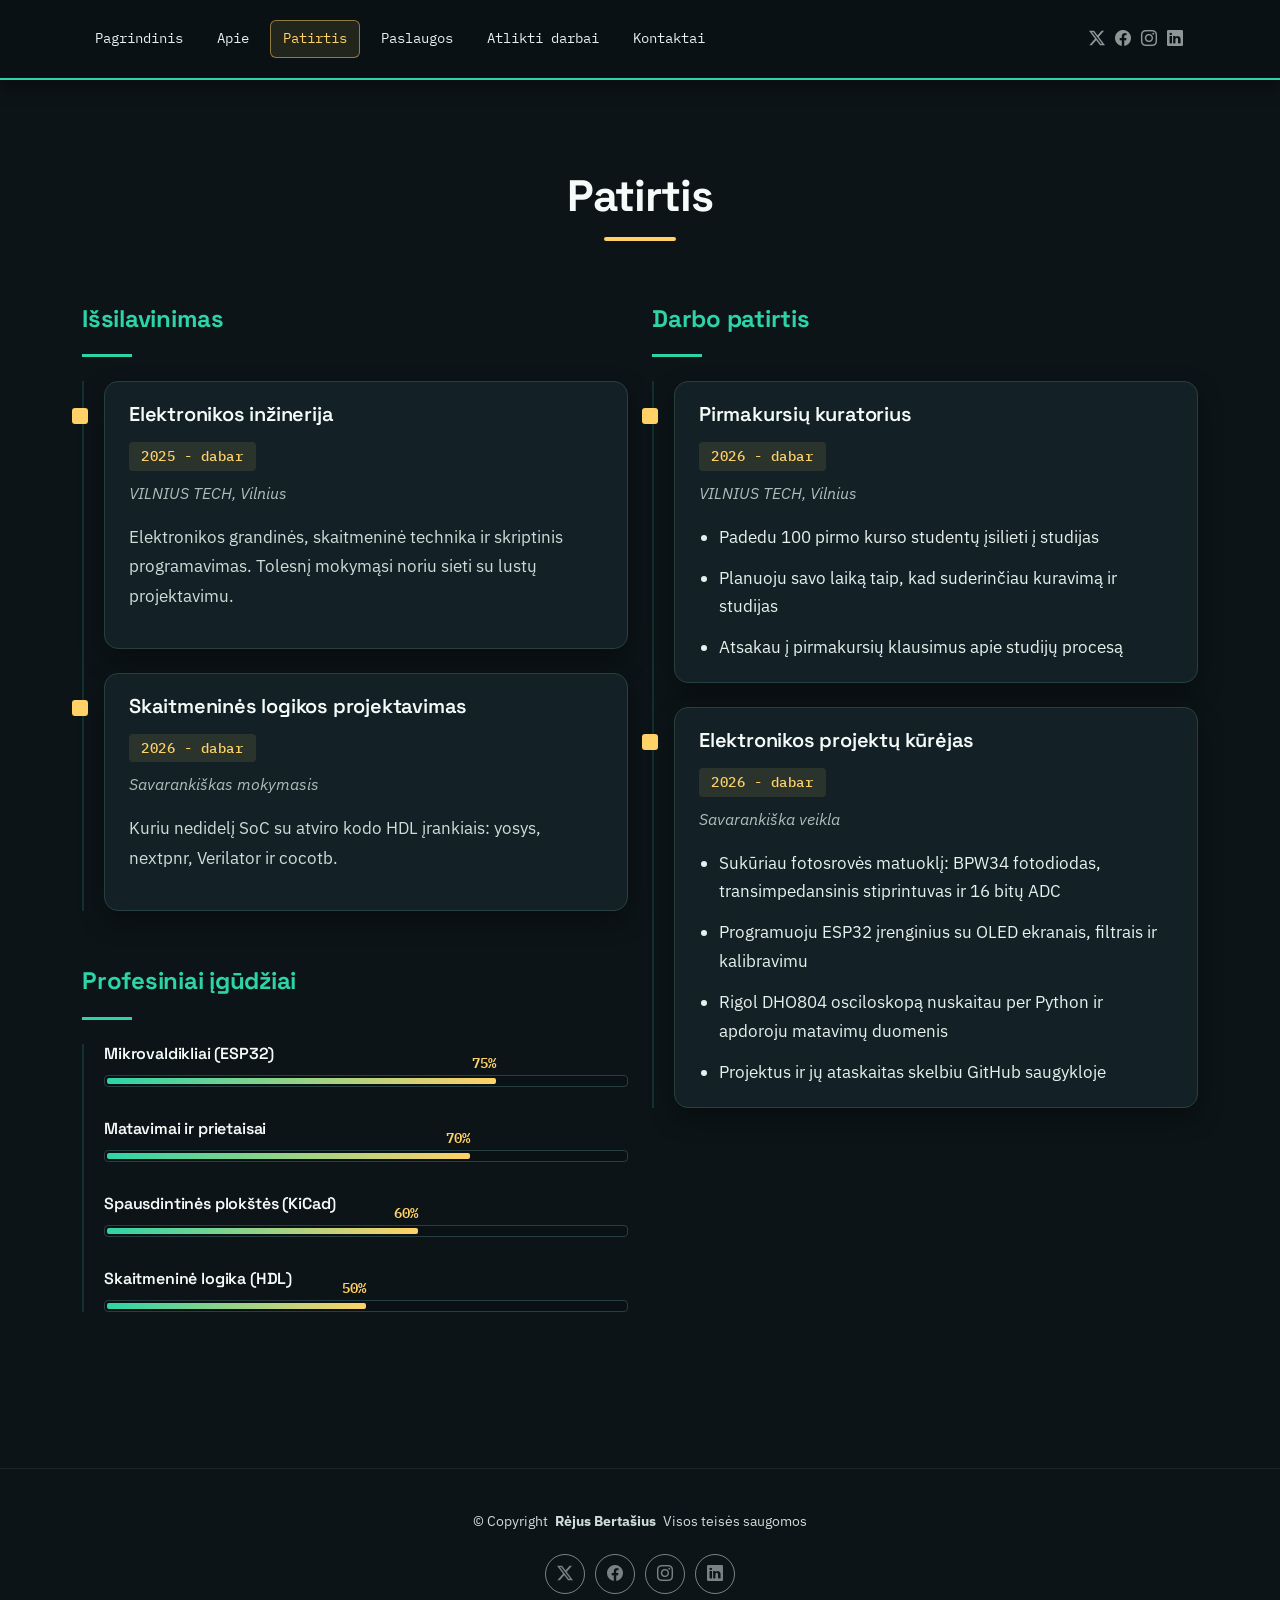
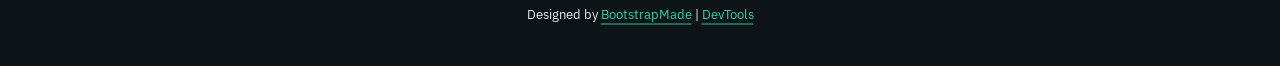
<file: resume.html>
<!DOCTYPE html>
<html lang="lt">

<head>
  <meta charset="utf-8">
  <meta content="width=device-width, initial-scale=1.0" name="viewport">
  <title>Patirtis – Mano CV</title>
  <meta name="description" content="">
  <meta name="keywords" content="">

  <!-- Favicons -->
  <link href="assets/img/favicon.png" rel="icon">
  <link href="assets/img/apple-touch-icon.png" rel="apple-touch-icon">

  <!-- Fonts -->
  <link href="https://fonts.googleapis.com" rel="preconnect">
  <link href="https://fonts.gstatic.com" rel="preconnect" crossorigin>
  <link href="https://fonts.googleapis.com/css2?family=Roboto:ital,wght@0,100;0,300;0,400;0,500;0,700;0,900;1,100;1,300;1,400;1,500;1,700;1,900&family=Poppins:ital,wght@0,100;0,200;0,300;0,400;0,500;0,600;0,700;0,800;0,900;1,100;1,200;1,300;1,400;1,500;1,600;1,700;1,800;1,900&family=Raleway:ital,wght@0,100;0,200;0,300;0,400;0,500;0,600;0,700;0,800;0,900;1,100;1,200;1,300;1,400;1,500;1,600;1,700;1,800;1,900&display=swap" rel="stylesheet">

  <!-- Vendor CSS Files -->
  <link href="assets/vendor/bootstrap/css/bootstrap.min.css" rel="stylesheet">
  <link href="assets/vendor/bootstrap-icons/bootstrap-icons.css" rel="stylesheet">
  <link href="assets/vendor/aos/aos.css" rel="stylesheet">
  <link href="assets/vendor/swiper/swiper-bundle.min.css" rel="stylesheet">
  <link href="assets/vendor/glightbox/css/glightbox.min.css" rel="stylesheet">

  <!-- Main CSS File -->
  <link href="assets/css/main.css" rel="stylesheet">
  <link href="assets/css/custom.css" rel="stylesheet">

  <!-- =======================================================
  * Template Name: FolioOne
  * Template URL: https://bootstrapmade.com/folioone-bootstrap-portfolio-website-template/
  * Updated: Aug 23 2025 with Bootstrap v5.3.7
  * Author: BootstrapMade.com
  * License: https://bootstrapmade.com/license/
  ======================================================== -->
</head>

<body class="resume-page">

  <header id="header" class="header d-flex align-items-center light-background sticky-top">
    <div class="container position-relative d-flex align-items-center justify-content-between">

      <!-- <a href="index.html" class="logo d-flex align-items-center me-auto me-xl-0">
      <img src="assets/img/logo.webp" alt="">
      <h1 class="sitename">FolioOne</h1> 
    </a> -->

      <nav id="navmenu" class="navmenu">
        <ul>
          <li><a href="index.html">Pagrindinis</a></li>
          <li><a href="about.html">Apie</a></li>
          <li><a href="resume.html" class="active">Patirtis</a></li>
          <li><a href="services.html">Paslaugos</a></li>
          <li><a href="portfolio.html">Atlikti darbai</a></li>
          <li><a href="contact.html">Kontaktai</a></li>
        </ul>
        <i class="mobile-nav-toggle d-xl-none bi bi-list"></i>
      </nav>

      <div class="header-social-links">
        <a href="#" class="twitter"><i class="bi bi-twitter-x"></i></a>
        <a href="#" class="facebook"><i class="bi bi-facebook"></i></a>
        <a href="#" class="instagram"><i class="bi bi-instagram"></i></a>
        <a href="#" class="linkedin"><i class="bi bi-linkedin"></i></a>
      </div>

    </div>
  </header>

  <main class="main">

    <!-- Resume Section -->
    <section id="resume" class="resume section">

      <!-- Section Title -->
      <div class="container section-title" data-aos="fade-up">
        <h2>Patirtis</h2>
      </div><!-- End Section Title -->

      <div class="container" data-aos="fade-up" data-aos-delay="100">

        <div class="row">
          <div class="col-lg-6">

            <!-- Education Section -->
            <div class="resume-item" data-aos="fade-up">
              <h3 class="resume-title">Išsilavinimas</h3>

              <div class="resume-content">
                <article class="education-item">
                  <h4>Elektronikos inžinerija</h4>
                  <h5>2025 - dabar</h5>
                  <p class="institution"><em>VILNIUS TECH, Vilnius</em></p>
                  <p>Elektronikos grandinės, skaitmeninė technika ir skriptinis programavimas. Tolesnį mokymąsi noriu sieti su lustų projektavimu.</p>
                </article>

                <article class="education-item">
                  <h4>Skaitmeninės logikos projektavimas</h4>
                  <h5>2026 - dabar</h5>
                  <p class="institution"><em>Savarankiškas mokymasis</em></p>
                  <p>Kuriu nedidelį SoC su atviro kodo HDL įrankiais: yosys, nextpnr, Verilator ir cocotb.</p>
                </article>
              </div>
            </div><!-- End Education Section -->

            <!-- Professional Skills Section -->
            <div class="resume-item skills-animation" data-aos="fade-up">
              <h3 class="resume-title">Profesiniai įgūdžiai</h3>

              <div class="resume-content">
                <div class="skill-item">
                  <h4>Mikrovaldikliai (ESP32)</h4>
                  <div class="progress">
                    <div class="progress-bar" role="progressbar" aria-valuenow="75" aria-valuemin="0" aria-valuemax="100"></div>
                  </div>
                </div>

                <div class="skill-item">
                  <h4>Matavimai ir prietaisai</h4>
                  <div class="progress">
                    <div class="progress-bar" role="progressbar" aria-valuenow="70" aria-valuemin="0" aria-valuemax="100"></div>
                  </div>
                </div>

                <div class="skill-item">
                  <h4>Spausdintinės plokštės (KiCad)</h4>
                  <div class="progress">
                    <div class="progress-bar" role="progressbar" aria-valuenow="60" aria-valuemin="0" aria-valuemax="100"></div>
                  </div>
                </div>

                <div class="skill-item">
                  <h4>Skaitmeninė logika (HDL)</h4>
                  <div class="progress">
                    <div class="progress-bar" role="progressbar" aria-valuenow="50" aria-valuemin="0" aria-valuemax="100"></div>
                  </div>
                </div>
              </div>
            </div><!-- End Professional Skills Section -->
          </div>

          <div class="col-lg-6">
            <!-- Experience Section -->
            <div class="resume-item" data-aos="fade-up" data-aos-delay="100">
              <h3 class="resume-title">Darbo patirtis</h3>

              <div class="resume-content">
                <article class="experience-item">
                  <h4>Pirmakursių kuratorius</h4>
                  <h5>2026 - dabar</h5>
                  <p class="company"><em>VILNIUS TECH, Vilnius</em></p>
                  <ul>
                    <li>Padedu 100 pirmo kurso studentų įsilieti į studijas</li>
                    <li>Planuoju savo laiką taip, kad suderinčiau kuravimą ir studijas</li>
                    <li>Atsakau į pirmakursių klausimus apie studijų procesą</li>
                  </ul>
                </article>

                <article class="experience-item">
                  <h4>Elektronikos projektų kūrėjas</h4>
                  <h5>2026 - dabar</h5>
                  <p class="company"><em>Savarankiška veikla</em></p>
                  <ul>
                    <li>Sukūriau fotosrovės matuoklį: BPW34 fotodiodas, transimpedansinis stiprintuvas ir 16 bitų ADC</li>
                    <li>Programuoju ESP32 įrenginius su OLED ekranais, filtrais ir kalibravimu</li>
                    <li>Rigol DHO804 osciloskopą nuskaitau per Python ir apdoroju matavimų duomenis</li>
                    <li>Projektus ir jų ataskaitas skelbiu GitHub saugykloje</li>
                  </ul>
                </article>
              </div>
            </div><!-- End Experience Section -->
          </div>
        </div>

      </div>

    </section><!-- /Resume Section -->

  </main>

  <footer id="footer" class="footer">

    <div class="container">
      <div class="copyright text-center ">
        <p>© <span>Copyright</span> <strong class="px-1 sitename">Rėjus Bertašius</strong> <span>Visos teisės saugomos<br></span></p>
      </div>
      <div class="social-links d-flex justify-content-center">
        <a href=""><i class="bi bi-twitter-x"></i></a>
        <a href=""><i class="bi bi-facebook"></i></a>
        <a href=""><i class="bi bi-instagram"></i></a>
        <a href=""><i class="bi bi-linkedin"></i></a>
      </div>
      <div class="credits">
        <!-- All the links in the footer should remain intact. -->
        <!-- You can delete the links only if you've purchased the pro version. -->
        <!-- Licensing information: https://bootstrapmade.com/license/ -->
        <!-- Purchase the pro version with working PHP/AJAX contact form: [buy-url] -->
        Designed by <a href="https://bootstrapmade.com/">BootstrapMade</a> | <a href="https://bootstrapmade.com/tools/">DevTools</a>
      </div>
    </div>

  </footer>

  <!-- Scroll Top -->
  <a href="#" id="scroll-top" class="scroll-top d-flex align-items-center justify-content-center"><i class="bi bi-arrow-up-short"></i></a>

  <!-- Preloader -->
  <div id="preloader"></div>

  <!-- Vendor JS Files -->
  <script src="assets/vendor/bootstrap/js/bootstrap.bundle.min.js"></script>
  <script src="assets/vendor/php-email-form/validate.js"></script>
  <script src="assets/vendor/aos/aos.js"></script>
  <script src="assets/vendor/typed.js/typed.umd.js"></script>
  <script src="assets/vendor/waypoints/noframework.waypoints.js"></script>
  <script src="assets/vendor/purecounter/purecounter_vanilla.js"></script>
  <script src="assets/vendor/swiper/swiper-bundle.min.js"></script>
  <script src="assets/vendor/imagesloaded/imagesloaded.pkgd.min.js"></script>
  <script src="assets/vendor/isotope-layout/isotope.pkgd.min.js"></script>
  <script src="assets/vendor/glightbox/js/glightbox.min.js"></script>

  <!-- Main JS File -->
  <script src="assets/js/main.js"></script>

</body>

</html>
</file>
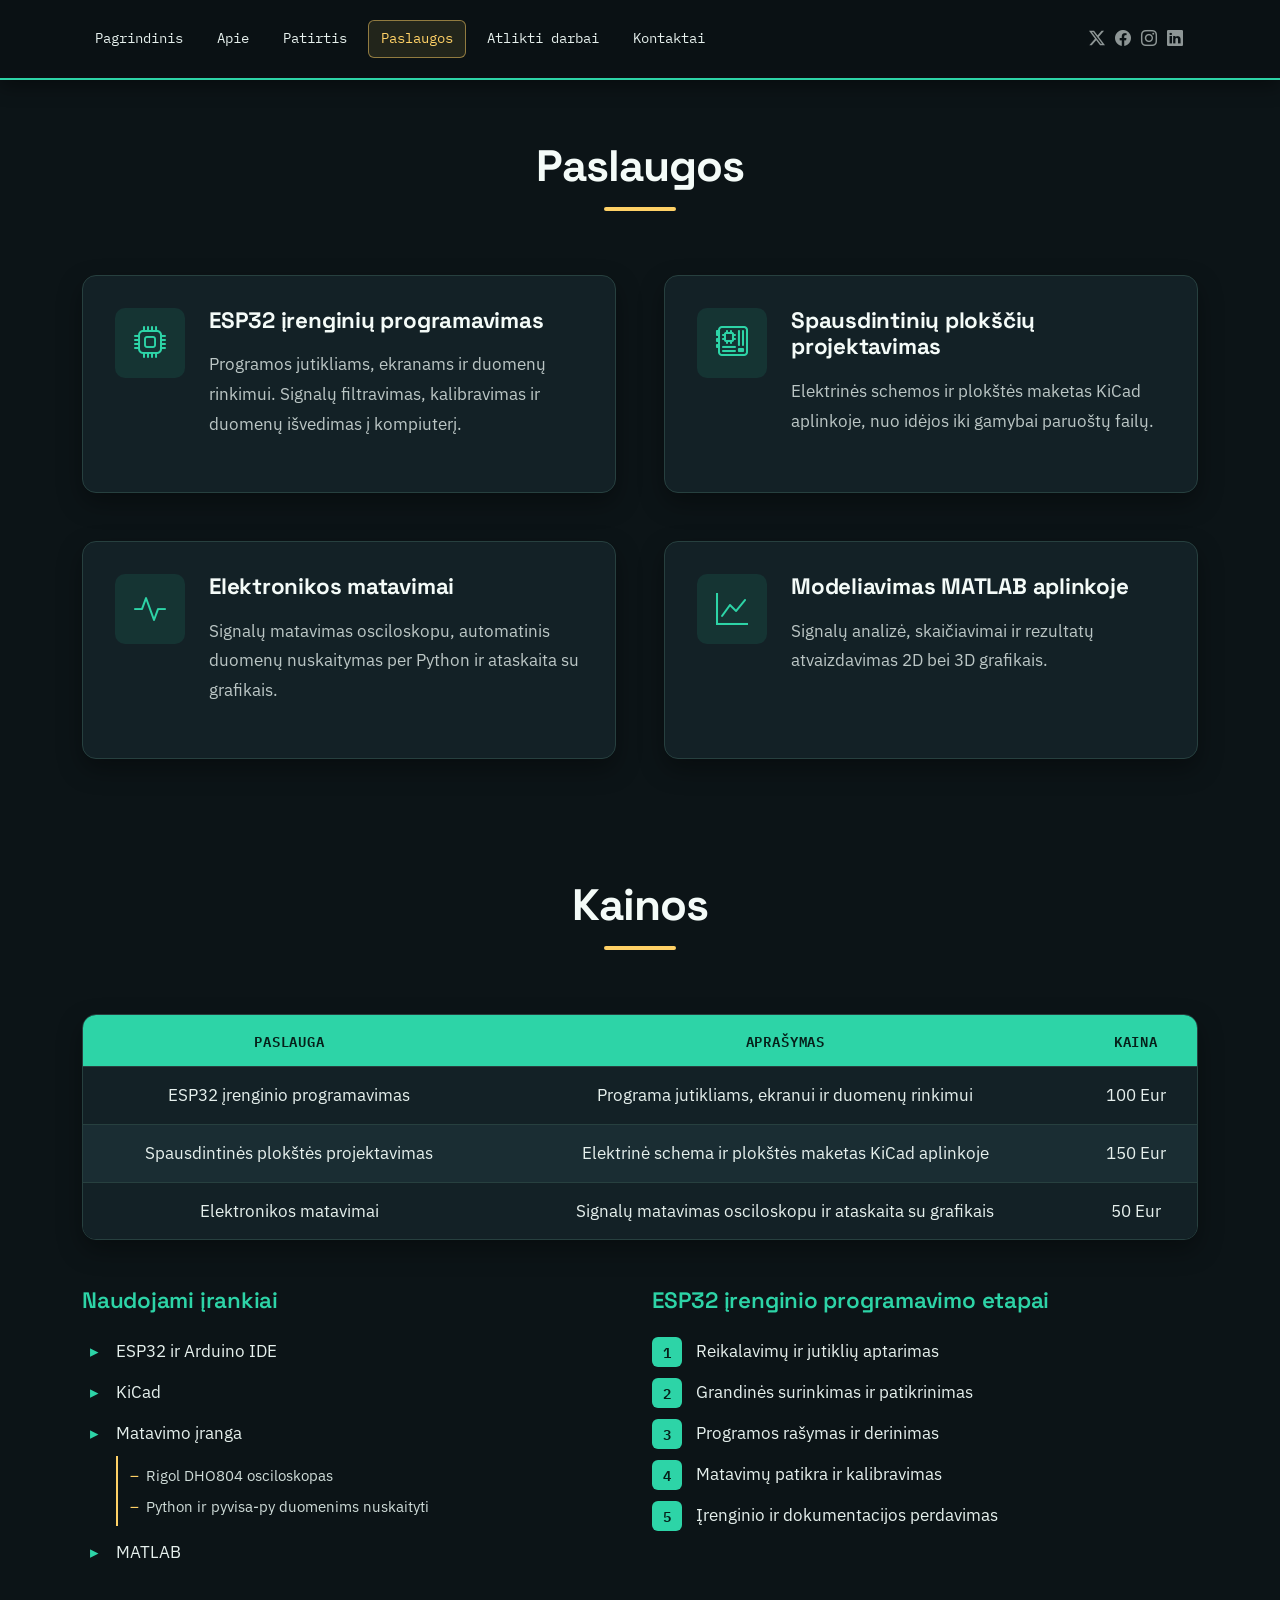
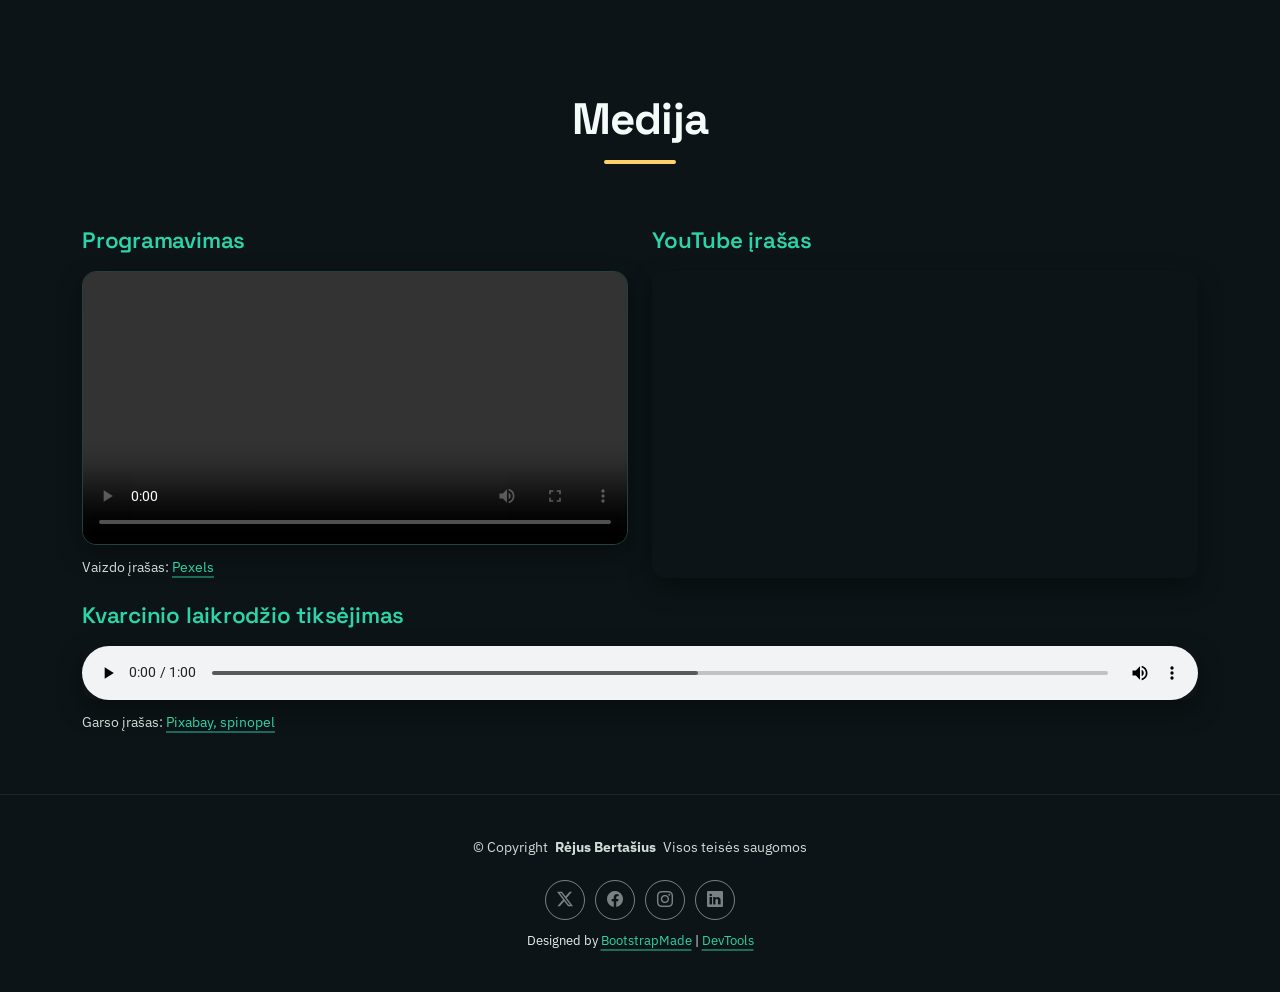
<file: services.html>
<!DOCTYPE html>
<html lang="lt">

<head>
  <meta charset="utf-8">
  <meta content="width=device-width, initial-scale=1.0" name="viewport">
  <title>Paslaugos – Mano CV</title>
  <meta name="description" content="">
  <meta name="keywords" content="">

  <!-- Favicons -->
  <link href="assets/img/favicon.png" rel="icon">
  <link href="assets/img/apple-touch-icon.png" rel="apple-touch-icon">

  <!-- Fonts -->
  <link href="https://fonts.googleapis.com" rel="preconnect">
  <link href="https://fonts.gstatic.com" rel="preconnect" crossorigin>
  <link href="https://fonts.googleapis.com/css2?family=Roboto:ital,wght@0,100;0,300;0,400;0,500;0,700;0,900;1,100;1,300;1,400;1,500;1,700;1,900&family=Poppins:ital,wght@0,100;0,200;0,300;0,400;0,500;0,600;0,700;0,800;0,900;1,100;1,200;1,300;1,400;1,500;1,600;1,700;1,800;1,900&family=Raleway:ital,wght@0,100;0,200;0,300;0,400;0,500;0,600;0,700;0,800;0,900;1,100;1,200;1,300;1,400;1,500;1,600;1,700;1,800;1,900&display=swap" rel="stylesheet">

  <!-- Vendor CSS Files -->
  <link href="assets/vendor/bootstrap/css/bootstrap.min.css" rel="stylesheet">
  <link href="assets/vendor/bootstrap-icons/bootstrap-icons.css" rel="stylesheet">
  <link href="assets/vendor/aos/aos.css" rel="stylesheet">
  <link href="assets/vendor/swiper/swiper-bundle.min.css" rel="stylesheet">
  <link href="assets/vendor/glightbox/css/glightbox.min.css" rel="stylesheet">

  <!-- Main CSS File -->
  <link href="assets/css/main.css" rel="stylesheet">
  <link href="assets/css/custom.css" rel="stylesheet">

  <!-- =======================================================
  * Template Name: FolioOne
  * Template URL: https://bootstrapmade.com/folioone-bootstrap-portfolio-website-template/
  * Updated: Aug 23 2025 with Bootstrap v5.3.7
  * Author: BootstrapMade.com
  * License: https://bootstrapmade.com/license/
  ======================================================== -->
</head>

<body class="services-page">

  <header id="header" class="header d-flex align-items-center light-background sticky-top">
    <div class="container position-relative d-flex align-items-center justify-content-between">

      <!-- <a href="index.html" class="logo d-flex align-items-center me-auto me-xl-0">
      <img src="assets/img/logo.webp" alt="">
      <h1 class="sitename">FolioOne</h1> 
    </a> -->

      <nav id="navmenu" class="navmenu">
        <ul>
          <li><a href="index.html">Pagrindinis</a></li>
          <li><a href="about.html">Apie</a></li>
          <li><a href="resume.html">Patirtis</a></li>
          <li><a href="services.html" class="active">Paslaugos</a></li>
          <li><a href="portfolio.html">Atlikti darbai</a></li>
          <li><a href="contact.html">Kontaktai</a></li>
        </ul>
        <i class="mobile-nav-toggle d-xl-none bi bi-list"></i>
      </nav>

      <div class="header-social-links">
        <a href="#" class="twitter"><i class="bi bi-twitter-x"></i></a>
        <a href="#" class="facebook"><i class="bi bi-facebook"></i></a>
        <a href="#" class="instagram"><i class="bi bi-instagram"></i></a>
        <a href="#" class="linkedin"><i class="bi bi-linkedin"></i></a>
      </div>

    </div>
  </header>

  <main class="main">

    <!-- Services Section -->
    <section id="services" class="services section">

      <!-- Section Title -->
      <div class="container section-title" data-aos="fade-up">
        <h2>Paslaugos</h2>
      </div><!-- End Section Title -->

      <div class="container" data-aos="fade-up" data-aos-delay="100">

        <div class="row justify-content-center g-5">

          <div class="col-md-6" data-aos="fade-right" data-aos-delay="100">
            <div class="service-item">
              <div class="service-icon">
                <i class="bi bi-cpu"></i>
              </div>
              <div class="service-content">
                <h3>ESP32 įrenginių programavimas</h3>
                <p>Programos jutikliams, ekranams ir duomenų rinkimui. Signalų filtravimas, kalibravimas ir duomenų išvedimas į kompiuterį.</p>
              </div>
            </div>
          </div><!-- End Service Item -->

          <div class="col-md-6" data-aos="fade-left" data-aos-delay="100">
            <div class="service-item">
              <div class="service-icon">
                <i class="bi bi-motherboard"></i>
              </div>
              <div class="service-content">
                <h3>Spausdintinių plokščių projektavimas</h3>
                <p>Elektrinės schemos ir plokštės maketas KiCad aplinkoje, nuo idėjos iki gamybai paruoštų failų.</p>
              </div>
            </div>
          </div><!-- End Service Item -->

          <div class="col-md-6" data-aos="fade-right" data-aos-delay="200">
            <div class="service-item">
              <div class="service-icon">
                <i class="bi bi-activity"></i>
              </div>
              <div class="service-content">
                <h3>Elektronikos matavimai</h3>
                <p>Signalų matavimas osciloskopu, automatinis duomenų nuskaitymas per Python ir ataskaita su grafikais.</p>
              </div>
            </div>
          </div><!-- End Service Item -->

          <div class="col-md-6" data-aos="fade-left" data-aos-delay="200">
            <div class="service-item">
              <div class="service-icon">
                <i class="bi bi-graph-up"></i>
              </div>
              <div class="service-content">
                <h3>Modeliavimas MATLAB aplinkoje</h3>
                <p>Signalų analizė, skaičiavimai ir rezultatų atvaizdavimas 2D bei 3D grafikais.</p>
              </div>
            </div>
          </div><!-- End Service Item -->

        </div>

      </div>

    </section><!-- /Services Section -->

    <!-- Prices Section -->
    <section id="kainos" class="service-extra section">

      <!-- Section Title -->
      <div class="container section-title" data-aos="fade-up">
        <h2>Kainos</h2>
      </div><!-- End Section Title -->

      <div class="container" data-aos="fade-up" data-aos-delay="100">

        <div class="table-responsive">
          <table class="price-table">
            <thead>
              <tr>
                <th scope="col">Paslauga</th>
                <th scope="col">Aprašymas</th>
                <th scope="col">Kaina</th>
              </tr>
            </thead>
            <tbody>
              <tr>
                <td>ESP32 įrenginio programavimas</td>
                <td>Programa jutikliams, ekranui ir duomenų rinkimui</td>
                <td>100 Eur</td>
              </tr>
              <tr>
                <td>Spausdintinės plokštės projektavimas</td>
                <td>Elektrinė schema ir plokštės maketas KiCad aplinkoje</td>
                <td>150 Eur</td>
              </tr>
              <tr>
                <td>Elektronikos matavimai</td>
                <td>Signalų matavimas osciloskopu ir ataskaita su grafikais</td>
                <td>50 Eur</td>
              </tr>
            </tbody>
          </table>
        </div>

        <div class="row gy-4 mt-4">

          <div class="col-md-6">
            <h3>Naudojami įrankiai</h3>
            <ul>
              <li>ESP32 ir Arduino IDE</li>
              <li>KiCad</li>
              <li>Matavimo įranga
                <ul>
                  <li>Rigol DHO804 osciloskopas</li>
                  <li>Python ir pyvisa-py duomenims nuskaityti</li>
                </ul>
              </li>
              <li>MATLAB</li>
            </ul>
          </div>

          <div class="col-md-6">
            <h3>ESP32 įrenginio programavimo etapai</h3>
            <ol>
              <li>Reikalavimų ir jutiklių aptarimas</li>
              <li>Grandinės surinkimas ir patikrinimas</li>
              <li>Programos rašymas ir derinimas</li>
              <li>Matavimų patikra ir kalibravimas</li>
              <li>Įrenginio ir dokumentacijos perdavimas</li>
            </ol>
          </div>

        </div>

      </div>

    </section><!-- /Prices Section -->

    <!-- Media Section -->
    <section id="medija" class="service-extra section">

      <!-- Section Title -->
      <div class="container section-title" data-aos="fade-up">
        <h2>Medija</h2>
      </div><!-- End Section Title -->

      <div class="container" data-aos="fade-up" data-aos-delay="100">

        <div class="row gy-4">

          <div class="col-lg-6">
            <h3>Programavimas</h3>
            <video class="media-item" width="640" height="360" controls preload="metadata">
              <source src="assets/media/klaviatura.mp4" type="video/mp4">
              Jūsų naršyklė nepalaiko vaizdo įrašų.
            </video>
            <p class="media-credit">Vaizdo įrašas: <a href="https://www.pexels.com/video/person-is-typing-using-computer-keyboard-7534244/">Pexels</a></p>
          </div>

          <div class="col-lg-6">
            <h3>YouTube įrašas</h3>
            <div class="ratio ratio-16x9">
              <iframe src="https://www.youtube.com/embed/BoUVIhtqjAw" title="YouTube vaizdo įrašas" allow="accelerometer; clipboard-write; encrypted-media; gyroscope; picture-in-picture" referrerpolicy="strict-origin-when-cross-origin" allowfullscreen></iframe>
            </div>
          </div>

          <div class="col-12">
            <h3>Kvarcinio laikrodžio tiksėjimas</h3>
            <audio class="media-item" controls preload="metadata">
              <source src="assets/media/laikrodzio-tiksejimas.mp3" type="audio/mpeg">
              Jūsų naršyklė nepalaiko garso įrašų.
            </audio>
            <p class="media-credit">Garso įrašas: <a href="https://pixabay.com/sound-effects/quartz-clock-ticking-one-minute-253102/">Pixabay, spinopel</a></p>
          </div>

        </div>

      </div>

    </section><!-- /Media Section -->

  </main>

  <footer id="footer" class="footer">

    <div class="container">
      <div class="copyright text-center ">
        <p>© <span>Copyright</span> <strong class="px-1 sitename">Rėjus Bertašius</strong> <span>Visos teisės saugomos<br></span></p>
      </div>
      <div class="social-links d-flex justify-content-center">
        <a href=""><i class="bi bi-twitter-x"></i></a>
        <a href=""><i class="bi bi-facebook"></i></a>
        <a href=""><i class="bi bi-instagram"></i></a>
        <a href=""><i class="bi bi-linkedin"></i></a>
      </div>
      <div class="credits">
        <!-- All the links in the footer should remain intact. -->
        <!-- You can delete the links only if you've purchased the pro version. -->
        <!-- Licensing information: https://bootstrapmade.com/license/ -->
        <!-- Purchase the pro version with working PHP/AJAX contact form: [buy-url] -->
        Designed by <a href="https://bootstrapmade.com/">BootstrapMade</a> | <a href="https://bootstrapmade.com/tools/">DevTools</a>
      </div>
    </div>

  </footer>

  <!-- Scroll Top -->
  <a href="#" id="scroll-top" class="scroll-top d-flex align-items-center justify-content-center"><i class="bi bi-arrow-up-short"></i></a>

  <!-- Preloader -->
  <div id="preloader"></div>

  <!-- Vendor JS Files -->
  <script src="assets/vendor/bootstrap/js/bootstrap.bundle.min.js"></script>
  <script src="assets/vendor/php-email-form/validate.js"></script>
  <script src="assets/vendor/aos/aos.js"></script>
  <script src="assets/vendor/typed.js/typed.umd.js"></script>
  <script src="assets/vendor/waypoints/noframework.waypoints.js"></script>
  <script src="assets/vendor/purecounter/purecounter_vanilla.js"></script>
  <script src="assets/vendor/swiper/swiper-bundle.min.js"></script>
  <script src="assets/vendor/imagesloaded/imagesloaded.pkgd.min.js"></script>
  <script src="assets/vendor/isotope-layout/isotope.pkgd.min.js"></script>
  <script src="assets/vendor/glightbox/js/glightbox.min.js"></script>

  <!-- Main JS File -->
  <script src="assets/js/main.js"></script>

</body>

</html>
</file>
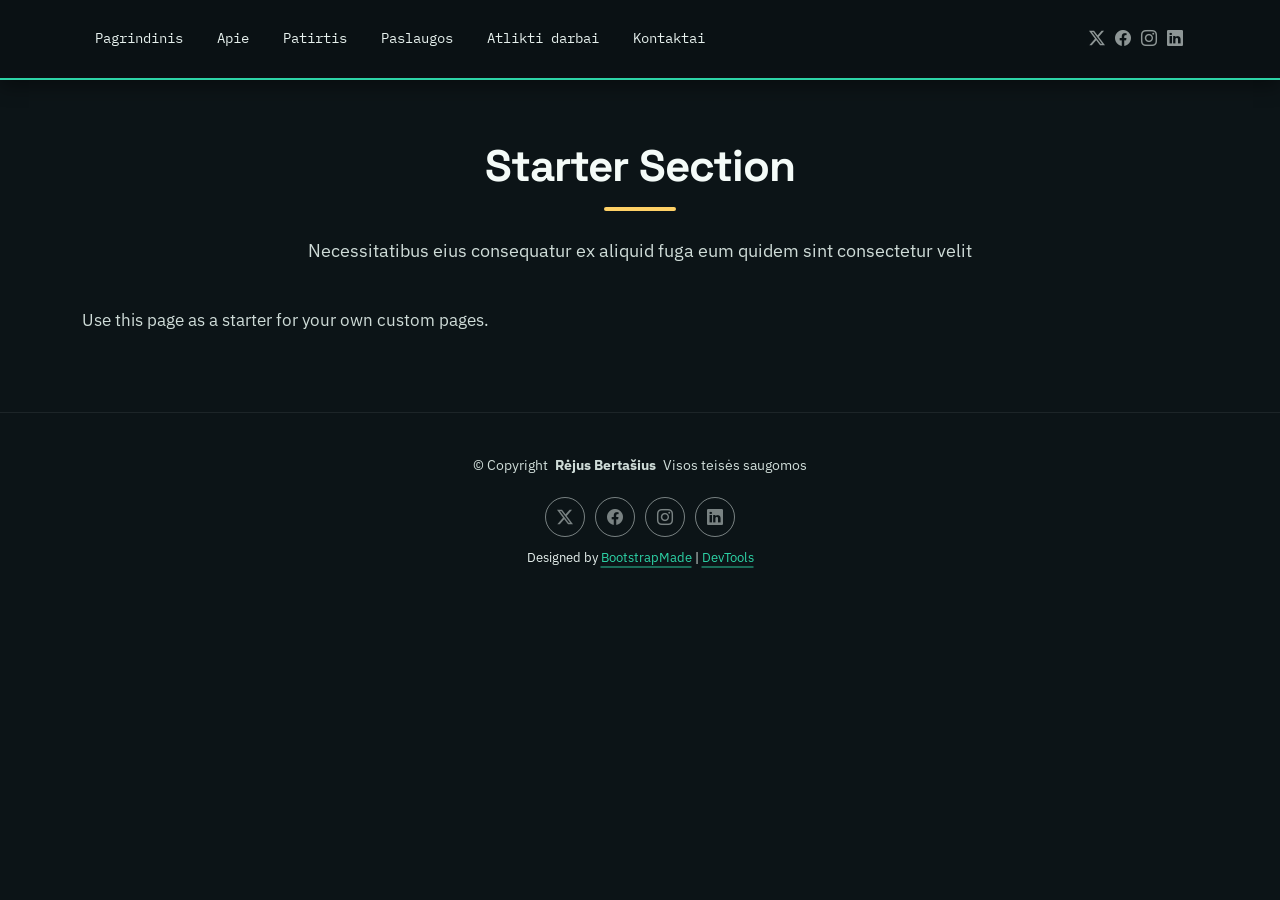
<file: starter-page.html>
<!DOCTYPE html>
<html lang="lt">

<head>
  <meta charset="utf-8">
  <meta content="width=device-width, initial-scale=1.0" name="viewport">
  <title>Puslapis – Mano CV</title>
  <meta name="description" content="">
  <meta name="keywords" content="">

  <!-- Favicons -->
  <link href="assets/img/favicon.png" rel="icon">
  <link href="assets/img/apple-touch-icon.png" rel="apple-touch-icon">

  <!-- Fonts -->
  <link href="https://fonts.googleapis.com" rel="preconnect">
  <link href="https://fonts.gstatic.com" rel="preconnect" crossorigin>
  <link href="https://fonts.googleapis.com/css2?family=Roboto:ital,wght@0,100;0,300;0,400;0,500;0,700;0,900;1,100;1,300;1,400;1,500;1,700;1,900&family=Poppins:ital,wght@0,100;0,200;0,300;0,400;0,500;0,600;0,700;0,800;0,900;1,100;1,200;1,300;1,400;1,500;1,600;1,700;1,800;1,900&family=Raleway:ital,wght@0,100;0,200;0,300;0,400;0,500;0,600;0,700;0,800;0,900;1,100;1,200;1,300;1,400;1,500;1,600;1,700;1,800;1,900&display=swap" rel="stylesheet">

  <!-- Vendor CSS Files -->
  <link href="assets/vendor/bootstrap/css/bootstrap.min.css" rel="stylesheet">
  <link href="assets/vendor/bootstrap-icons/bootstrap-icons.css" rel="stylesheet">
  <link href="assets/vendor/aos/aos.css" rel="stylesheet">
  <link href="assets/vendor/swiper/swiper-bundle.min.css" rel="stylesheet">
  <link href="assets/vendor/glightbox/css/glightbox.min.css" rel="stylesheet">

  <!-- Main CSS File -->
  <link href="assets/css/main.css" rel="stylesheet">
  <link href="assets/css/custom.css" rel="stylesheet">

  <!-- =======================================================
  * Template Name: FolioOne
  * Template URL: https://bootstrapmade.com/folioone-bootstrap-portfolio-website-template/
  * Updated: Aug 23 2025 with Bootstrap v5.3.7
  * Author: BootstrapMade.com
  * License: https://bootstrapmade.com/license/
  ======================================================== -->
</head>

<body class="starter-page-page">

  <header id="header" class="header d-flex align-items-center light-background sticky-top">
    <div class="container position-relative d-flex align-items-center justify-content-between">

      <!-- <a href="index.html" class="logo d-flex align-items-center me-auto me-xl-0">
      <img src="assets/img/logo.webp" alt="">
      <h1 class="sitename">FolioOne</h1> 
    </a> -->

      <nav id="navmenu" class="navmenu">
        <ul>
          <li><a href="index.html">Pagrindinis</a></li>
          <li><a href="about.html">Apie</a></li>
          <li><a href="resume.html">Patirtis</a></li>
          <li><a href="services.html">Paslaugos</a></li>
          <li><a href="portfolio.html">Atlikti darbai</a></li>
          <li><a href="contact.html">Kontaktai</a></li>
        </ul>
        <i class="mobile-nav-toggle d-xl-none bi bi-list"></i>
      </nav>

      <div class="header-social-links">
        <a href="#" class="twitter"><i class="bi bi-twitter-x"></i></a>
        <a href="#" class="facebook"><i class="bi bi-facebook"></i></a>
        <a href="#" class="instagram"><i class="bi bi-instagram"></i></a>
        <a href="#" class="linkedin"><i class="bi bi-linkedin"></i></a>
      </div>

    </div>
  </header>

  <main class="main">

    <!-- Starter Section Section -->
    <section id="starter-section" class="starter-section section">

      <!-- Section Title -->
      <div class="container section-title" data-aos="fade-up">
        <h2>Starter Section</h2>
        <p>Necessitatibus eius consequatur ex aliquid fuga eum quidem sint consectetur velit</p>
      </div><!-- End Section Title -->

      <div class="container" data-aos="fade-up">
        <p>Use this page as a starter for your own custom pages.</p>
      </div>

    </section><!-- /Starter Section Section -->

  </main>

  <footer id="footer" class="footer">

    <div class="container">
      <div class="copyright text-center ">
        <p>© <span>Copyright</span> <strong class="px-1 sitename">Rėjus Bertašius</strong> <span>Visos teisės saugomos<br></span></p>
      </div>
      <div class="social-links d-flex justify-content-center">
        <a href=""><i class="bi bi-twitter-x"></i></a>
        <a href=""><i class="bi bi-facebook"></i></a>
        <a href=""><i class="bi bi-instagram"></i></a>
        <a href=""><i class="bi bi-linkedin"></i></a>
      </div>
      <div class="credits">
        <!-- All the links in the footer should remain intact. -->
        <!-- You can delete the links only if you've purchased the pro version. -->
        <!-- Licensing information: https://bootstrapmade.com/license/ -->
        <!-- Purchase the pro version with working PHP/AJAX contact form: [buy-url] -->
        Designed by <a href="https://bootstrapmade.com/">BootstrapMade</a> | <a href="https://bootstrapmade.com/tools/">DevTools</a>
      </div>
    </div>

  </footer>

  <!-- Scroll Top -->
  <a href="#" id="scroll-top" class="scroll-top d-flex align-items-center justify-content-center"><i class="bi bi-arrow-up-short"></i></a>

  <!-- Preloader -->
  <div id="preloader"></div>

  <!-- Vendor JS Files -->
  <script src="assets/vendor/bootstrap/js/bootstrap.bundle.min.js"></script>
  <script src="assets/vendor/php-email-form/validate.js"></script>
  <script src="assets/vendor/aos/aos.js"></script>
  <script src="assets/vendor/typed.js/typed.umd.js"></script>
  <script src="assets/vendor/waypoints/noframework.waypoints.js"></script>
  <script src="assets/vendor/purecounter/purecounter_vanilla.js"></script>
  <script src="assets/vendor/swiper/swiper-bundle.min.js"></script>
  <script src="assets/vendor/imagesloaded/imagesloaded.pkgd.min.js"></script>
  <script src="assets/vendor/isotope-layout/isotope.pkgd.min.js"></script>
  <script src="assets/vendor/glightbox/js/glightbox.min.js"></script>

  <!-- Main JS File -->
  <script src="assets/js/main.js"></script>

</body>

</html>
</file>
<file: assets/css/custom.css>
/*--------------------------------------------------------------
# Rėjaus Bertašiaus CV svetainės stiliai (įkeliama po main.css)
#
# 1. Spalvos ir šriftai
# 2. Tipografija
# 3. Mygtukai
# 4. Nuorodos
# 5. Išdėstymas ir tarpai
# 6. Turinio blokai
# 7. Komponentai: navigacija, progreso juostos, „į viršų“ mygtukas
# 8. Sąrašai
# 9. Lentelė ir medija
--------------------------------------------------------------*/
@import url("https://fonts.googleapis.com/css2?family=IBM+Plex+Mono:wght@400;500;600&family=IBM+Plex+Sans:wght@400;500;600&family=Space+Grotesk:wght@500;600;700&display=swap");

/*--------------------------------------------------------------
# 1. Spalvos ir šriftai
--------------------------------------------------------------*/
:root {
  --default-font: "IBM Plex Sans", system-ui, -apple-system, "Segoe UI", Roboto, sans-serif;
  --heading-font: "Space Grotesk", sans-serif;
  --nav-font: "IBM Plex Mono", monospace;
  --mono-font: "IBM Plex Mono", monospace;

  --background-color: #0c1417;
  --default-color: #e6f0ed;
  --heading-color: #f4fbf8;
  --accent-color: #2dd4a7;
  --surface-color: #132126;

  --nav-color: #e6f0ed;
  --nav-hover-color: #ffd166;

  --amber-color: #ffd166;
  --on-accent-color: #06201a;
  --line-color: #27403f;
  --block-shadow: 0 10px 24px rgba(0, 0, 0, 0.35);
}

/*--------------------------------------------------------------
# 2. Tipografija
--------------------------------------------------------------*/
body {
  font-size: 17px;
  line-height: 1.7;
}

h1,
h2,
h3,
h4,
h5,
h6 {
  letter-spacing: -0.01em;
}

h1,
.hero .hero-content h1 {
  font-size: clamp(2.5rem, 5vw, 4rem);
  font-weight: 700;
  line-height: 1.1;
  letter-spacing: -0.03em;
}

h2,
.section-title h2 {
  font-size: clamp(2rem, 4vw, 2.75rem);
  font-weight: 700;
  letter-spacing: -0.02em;
}

.section-title h2::after {
  content: "";
  display: block;
  width: 72px;
  height: 4px;
  margin: 14px auto 0;
  border-radius: 2px;
  background: var(--amber-color);
}

h3 {
  font-size: 1.4rem;
  font-weight: 600;
  color: var(--accent-color);
}

h4 {
  font-size: 1.15rem;
  font-weight: 600;
}

h5,
.resume .resume-item article h5 {
  font-family: var(--mono-font);
  font-size: 0.85rem;
  font-weight: 500;
  letter-spacing: 0.04em;
  color: var(--amber-color);
  background: rgba(255, 209, 102, 0.1);
}

h6 {
  font-family: var(--mono-font);
  font-size: 0.8rem;
  font-weight: 500;
  text-transform: uppercase;
  letter-spacing: 0.08em;
}

.hero .hero-content h2 {
  font-family: var(--mono-font);
  font-size: 1.25rem;
  font-weight: 500;
  letter-spacing: 0;
  color: var(--default-color);
}

.hero .hero-content h1 .highlight,
.hero .hero-content h2 .typed {
  color: var(--accent-color);
}

.about .intro-content .headline {
  font-weight: 600;
  font-size: clamp(26px, 3.4vw, 38px);
  color: var(--heading-color);
}

.about .intro-content .eyebrow {
  font-family: var(--mono-font);
  color: var(--amber-color);
}

.resume .resume-item .resume-title {
  font-size: 1.5rem;
  color: var(--accent-color);
}

p,
.hero .hero-content p,
.section-title p {
  color: #cfdcd8;
  line-height: 1.75;
}

.about .intro-content .lead {
  font-size: 19px;
  font-weight: 500;
  color: var(--default-color);
  padding-left: 16px;
  border-left: 3px solid var(--accent-color);
}

.skills .skill-box p {
  opacity: 1;
}

/*--------------------------------------------------------------
# 3. Mygtukai
--------------------------------------------------------------*/
.hero .hero-actions .btn,
.about .intro-content .cta-group .btn-ghost,
.contact .contact-form .btn {
  padding: 12px 22px;
  font-family: var(--mono-font);
  font-size: 0.9rem;
  font-weight: 600;
  letter-spacing: 0.02em;
  border: 2px solid var(--accent-color);
  border-radius: 6px;
  transition: transform 0.15s ease, box-shadow 0.15s ease, background-color 0.15s ease, color 0.15s ease;
}

.hero .hero-actions .btn.btn-primary,
.contact .contact-form .btn {
  color: var(--on-accent-color);
  background: var(--accent-color);
  box-shadow: 4px 4px 0 var(--amber-color);
}

.hero .hero-actions .btn.btn-outline,
.about .intro-content .cta-group .btn-ghost {
  color: var(--accent-color);
  background: transparent;
  box-shadow: 4px 4px 0 var(--line-color);
}

.hero .hero-actions .btn.btn-primary:hover,
.hero .hero-actions .btn.btn-outline:hover,
.about .intro-content .cta-group .btn-ghost:hover,
.about .intro-content .cta-group .btn-ghost:focus,
.contact .contact-form .btn:hover {
  color: var(--on-accent-color);
  background: var(--amber-color);
  border-color: var(--amber-color);
  box-shadow: 6px 6px 0 var(--accent-color);
  transform: translate(-2px, -2px);
}

.hero .hero-actions .btn.btn-primary:active,
.hero .hero-actions .btn.btn-outline:active,
.about .intro-content .cta-group .btn-ghost:active,
.contact .contact-form .btn:active {
  color: var(--on-accent-color);
  background: var(--accent-color);
  border-color: var(--accent-color);
  box-shadow: 0 0 0 var(--accent-color);
  transform: translate(4px, 4px);
}

.portfolio .portfolio-filters li {
  font-family: var(--mono-font);
  font-size: 0.85rem;
  border-radius: 6px;
  border: 1px solid var(--line-color);
  color: var(--default-color);
  background-color: var(--surface-color);
}

.portfolio .portfolio-filters li:hover {
  color: var(--amber-color);
  border-color: var(--amber-color);
  background-color: var(--surface-color);
}

.portfolio .portfolio-filters li.filter-active {
  color: var(--on-accent-color);
  background-color: var(--accent-color);
  border-color: var(--accent-color);
}

.portfolio .portfolio-card .portfolio-img .portfolio-overlay a {
  color: var(--on-accent-color);
  border-radius: 8px;
}

/*--------------------------------------------------------------
# 4. Nuorodos
--------------------------------------------------------------*/
a:hover {
  color: var(--amber-color);
}

main p a,
.credits a {
  color: var(--accent-color);
  text-decoration: underline;
  text-decoration-thickness: 2px;
  text-decoration-color: rgba(45, 212, 167, 0.45);
  text-underline-offset: 4px;
}

main p a:hover,
.credits a:hover {
  color: var(--amber-color);
  text-decoration-color: var(--amber-color);
}

.about .intro-content .cta-group .link-underline {
  text-decoration: none;
}

.about .intro-content .cta-group .link-underline::after {
  height: 2px;
  background: var(--accent-color);
  transform: scaleX(1);
}

.about .intro-content .cta-group .link-underline:hover {
  color: var(--amber-color);
}

.about .intro-content .cta-group .link-underline:hover::after {
  background: var(--amber-color);
}

.hero .social-links a:hover,
.services .service-item:hover .service-icon {
  color: var(--on-accent-color);
}

/*--------------------------------------------------------------
# 5. Išdėstymas ir tarpai
--------------------------------------------------------------*/
.section-title {
  padding-bottom: 40px;
}

/* Apie */
.about.section {
  padding: 90px 0 30px;
}

.about .intro-content .lead {
  margin-bottom: 28px;
}

.about .intro-content .cta-group {
  margin-top: 32px;
}

.skills.section {
  padding: 50px 0 100px;
}

.skills .skill-box {
  padding: 2.25rem 1.75rem;
}

/* Patirtis */
.resume.section {
  padding: 90px 0 100px;
}

.resume .resume-item {
  margin-bottom: 3.5rem;
}

.resume .resume-item article {
  margin-bottom: 1.5rem;
  padding: 1.25rem 1.5rem;
}

.resume .resume-item article::before {
  left: -2.05rem;
  top: 1.6rem;
  border-radius: 3px;
  background: var(--amber-color);
  border-color: var(--amber-color);
}

/* Atlikti darbai */
.portfolio.section {
  padding: 90px 0 80px;
}

.portfolio .portfolio-filters {
  margin-bottom: 44px;
}

.portfolio .portfolio-card {
  margin-bottom: 16px;
}

.portfolio .portfolio-card .portfolio-info {
  padding: 24px 24px 20px;
}

/*--------------------------------------------------------------
# 6. Turinio blokai
--------------------------------------------------------------*/
.skills .skill-box,
.resume .resume-item article,
.services .service-item,
.portfolio .portfolio-card,
.contact .info-box,
.contact .contact-form {
  background-color: var(--surface-color);
  border: 1px solid var(--line-color);
  border-radius: 14px;
  box-shadow: var(--block-shadow);
}

.services .service-item:hover,
.skills .skill-box:hover,
.portfolio .portfolio-card:hover {
  border-color: var(--accent-color);
  box-shadow: 0 14px 30px rgba(0, 0, 0, 0.45);
}

.hero .hero-image .image-wrapper img,
.about .profile-figure .profile-photo {
  border: 1px solid var(--line-color);
  border-radius: 14px;
  box-shadow: 10px 10px 0 rgba(45, 212, 167, 0.18);
}

.hero .hero-image .floating-elements .floating-card {
  border: 1px solid var(--line-color);
  border-radius: 10px;
  box-shadow: var(--block-shadow);
}

.services .service-icon {
  border-radius: 10px;
}

.contact .info-box h3 {
  color: var(--accent-color);
}

.portfolio .portfolio-card .portfolio-tags span {
  border-radius: 4px;
  font-family: var(--mono-font);
  font-size: 0.75rem;
  color: var(--amber-color);
  background: rgba(255, 209, 102, 0.1);
}

.contact .contact-form .form-control {
  color: var(--default-color);
  background-color: var(--background-color);
  border: 1px solid var(--line-color);
  border-radius: 8px;
}

.contact .contact-form .form-control:focus {
  border-color: var(--accent-color);
}

/*--------------------------------------------------------------
# 7. Komponentai: navigacija, progreso juostos, „į viršų“ mygtukas
--------------------------------------------------------------*/
/* Navigacijos juosta */
.header,
.scrolled .header {
  --background-color: #0a1114;
  padding: 10px 0;
  border-bottom: 2px solid var(--accent-color);
  box-shadow: 0 6px 18px rgba(0, 0, 0, 0.4);
}

@media (min-width: 1200px) {
  .navmenu>ul>li {
    padding: 10px 8px 10px 0;
  }

  .navmenu a,
  .navmenu a:focus {
    padding: 6px 12px;
    font-size: 14px;
    border: 1px solid transparent;
    border-radius: 6px;
  }

  .navmenu>ul>li>a:before {
    display: none;
  }

  .navmenu li:hover>a,
  .navmenu .active,
  .navmenu .active:focus {
    color: var(--amber-color);
    background: rgba(255, 209, 102, 0.1);
    border-color: rgba(255, 209, 102, 0.5);
  }
}

/* Progreso juostos */
.skills .skill-box .progress,
.resume .skill-item .progress {
  height: 12px;
  padding: 2px;
  background-color: #0a1114;
  border: 1px solid var(--line-color);
  border-radius: 4px;
}

.skills .skill-box .progress .progress-bar,
.resume .skill-item .progress .progress-bar {
  background-color: transparent;
  background-image: linear-gradient(90deg, var(--accent-color), var(--amber-color));
  border-radius: 2px;
}

.resume .skill-item .progress .progress-bar {
  overflow: visible;
}

.resume .skill-item .progress .progress-bar::after {
  font-family: var(--mono-font);
  color: var(--amber-color);
}

/* „Į viršų“ mygtukas */
.scroll-top {
  width: 48px;
  height: 48px;
  background-color: var(--amber-color);
  border: 2px solid var(--on-accent-color);
  border-radius: 10px;
  box-shadow: 0 6px 16px rgba(0, 0, 0, 0.5);
}

.scroll-top i {
  color: var(--on-accent-color);
}

.scroll-top:hover {
  background-color: var(--accent-color);
}

/*--------------------------------------------------------------
# 8. Sąrašai
--------------------------------------------------------------*/
.service-extra h3 {
  margin-bottom: 16px;
}

.service-extra ul,
.service-extra ol {
  margin: 0;
  padding: 0;
  list-style: none;
}

.service-extra ul>li,
.service-extra ol>li {
  position: relative;
  padding: 6px 0 6px 34px;
}

/* Nenumeruotas sąrašas: rodyklė vietoj taško */
.service-extra ul>li::before {
  content: "▸";
  position: absolute;
  left: 8px;
  top: 6px;
  color: var(--accent-color);
}

/* Įdėtinis sąrašas: šoninė linija ir brūkšnys */
.service-extra ul ul {
  margin-top: 8px;
  padding: 4px 0 4px 6px;
  border-left: 2px solid var(--amber-color);
}

.service-extra ul ul>li {
  padding: 3px 0 3px 22px;
  font-size: 0.92rem;
  color: #cfdcd8;
}

.service-extra ul ul>li::before {
  content: "–";
  left: 6px;
  top: 3px;
  color: var(--amber-color);
}

/* Numeruotas sąrašas: skaitiklis */
.service-extra ol {
  counter-reset: etapas;
}

.service-extra ol>li {
  padding-left: 44px;
  counter-increment: etapas;
}

.service-extra ol>li::before {
  content: counter(etapas);
  position: absolute;
  left: 0;
  top: 6px;
  width: 30px;
  height: 30px;
  font-family: var(--mono-font);
  font-size: 0.85rem;
  font-weight: 600;
  line-height: 30px;
  text-align: center;
  color: var(--on-accent-color);
  background: var(--accent-color);
  border-radius: 6px;
}

/*--------------------------------------------------------------
# 9. Lentelė ir medija
--------------------------------------------------------------*/
.service-extra .table-responsive {
  border: 1px solid var(--line-color);
  border-radius: 14px;
  box-shadow: var(--block-shadow);
}

.service-extra .price-table {
  width: 100%;
  border-collapse: collapse;
  background-color: var(--surface-color);
}

.service-extra .price-table th,
.service-extra .price-table td {
  padding: 14px 18px;
  text-align: center;
  vertical-align: middle;
  border-bottom: 1px solid var(--line-color);
}

.service-extra .price-table th {
  font-family: var(--mono-font);
  font-size: 0.85rem;
  font-weight: 600;
  letter-spacing: 0.06em;
  text-transform: uppercase;
  color: var(--on-accent-color);
  background-color: var(--accent-color);
}

.service-extra .price-table tbody tr:nth-child(even) {
  background-color: #1a2d33;
}

.service-extra .price-table tbody tr:hover {
  background-color: rgba(255, 209, 102, 0.14);
}

.service-extra .price-table tbody tr:last-child td {
  border-bottom: none;
}

.service-extra .media-item,
.service-extra .ratio {
  display: block;
  width: 100%;
  border-radius: 14px;
  overflow: hidden;
  box-shadow: var(--block-shadow);
}

.service-extra video.media-item {
  height: auto;
  border: 1px solid var(--line-color);
}

.service-extra .media-credit {
  margin: 10px 0 0;
  font-size: 14px;
}
</file>
<file: assets/css/main.css>
/**
* Template Name: FolioOne
* Template URL: https://bootstrapmade.com/folioone-bootstrap-portfolio-website-template/
* Updated: Aug 23 2025 with Bootstrap v5.3.7
* Author: BootstrapMade.com
* License: https://bootstrapmade.com/license/
*/

/*--------------------------------------------------------------
# Font & Color Variables
# Help: https://bootstrapmade.com/color-system/
--------------------------------------------------------------*/
/* Fonts */
:root {
  --default-font: "Roboto",  system-ui, -apple-system, "Segoe UI", Roboto, "Helvetica Neue", Arial, "Noto Sans", "Liberation Sans", sans-serif, "Apple Color Emoji", "Segoe UI Emoji", "Segoe UI Symbol", "Noto Color Emoji";
  --heading-font: "Raleway",  sans-serif;
  --nav-font: "Poppins",  sans-serif;
}

/* Global Colors - The following color variables are used throughout the website. Updating them here will change the color scheme of the entire website */
:root { 
  --background-color: #101a20; /* Background color for the entire website, including individual sections */
  --default-color: #e7f2f7; /* Default color used for the majority of the text content across the entire website */
  --heading-color: #ffffff; /* Color for headings, subheadings and title throughout the website */
  --accent-color: #1387c1; /* Accent color that represents your brand on the website. It's used for buttons, links, and other elements that need to stand out */
  --surface-color: #141f26; /* The surface color is used as a background of boxed elements within sections, such as cards, icon boxes, or other elements that require a visual separation from the global background. */
  --contrast-color: #ffffff; /* Contrast color for text, ensuring readability against backgrounds of accent, heading, or default colors. */
}

/* Nav Menu Colors - The following color variables are used specifically for the navigation menu. They are separate from the global colors to allow for more customization options */
:root {
  --nav-color: #ffffff;  /* The default color of the main navmenu links */
  --nav-hover-color: #1387c1; /* Applied to main navmenu links when they are hovered over or active */
  --nav-mobile-background-color: #213642; /* Used as the background color for mobile navigation menu */
  --nav-dropdown-background-color: #051117; /* Used as the background color for dropdown items that appear when hovering over primary navigation items */
  --nav-dropdown-color: #e7f2f7; /* Used for navigation links of the dropdown items in the navigation menu. */
  --nav-dropdown-hover-color: #1387c1; /* Similar to --nav-hover-color, this color is applied to dropdown navigation links when they are hovered over. */
}

/* Color Presets - These classes override global colors when applied to any section or element, providing reuse of the sam color scheme. */

.light-background {
  --background-color: #142027;
  --surface-color: #325264;
}

.dark-background {
  --background-color: #0b1419;
  --default-color: #ffffff;
  --heading-color: #ffffff;
  --surface-color: #252525;
  --contrast-color: #ffffff;
}

/* Smooth scroll */
:root {
  scroll-behavior: smooth;
}

/*--------------------------------------------------------------
# General Styling & Shared Classes
--------------------------------------------------------------*/
body {
  color: var(--default-color);
  background-color: var(--background-color);
  font-family: var(--default-font);
}

a {
  color: var(--accent-color);
  text-decoration: none;
  transition: 0.3s;
}

a:hover {
  color: color-mix(in srgb, var(--accent-color), transparent 25%);
  text-decoration: none;
}

h1,
h2,
h3,
h4,
h5,
h6 {
  color: var(--heading-color);
  font-family: var(--heading-font);
}

/* PHP Email Form Messages
------------------------------*/
.php-email-form .error-message {
  display: none;
  background: #df1529;
  color: #ffffff;
  text-align: left;
  padding: 15px;
  margin-bottom: 24px;
  font-weight: 600;
}

.php-email-form .sent-message {
  display: none;
  color: #ffffff;
  background: #059652;
  text-align: center;
  padding: 15px;
  margin-bottom: 24px;
  font-weight: 600;
}

.php-email-form .loading {
  display: none;
  background: var(--surface-color);
  text-align: center;
  padding: 15px;
  margin-bottom: 24px;
}

.php-email-form .loading:before {
  content: "";
  display: inline-block;
  border-radius: 50%;
  width: 24px;
  height: 24px;
  margin: 0 10px -6px 0;
  border: 3px solid var(--accent-color);
  border-top-color: var(--surface-color);
  animation: php-email-form-loading 1s linear infinite;
}

@keyframes php-email-form-loading {
  0% {
    transform: rotate(0deg);
  }

  100% {
    transform: rotate(360deg);
  }
}

/*--------------------------------------------------------------
# Global Header
--------------------------------------------------------------*/
.header {
  --background-color: rgba(255, 255, 255, 0);
  color: var(--default-color);
  background-color: var(--background-color);
  padding: 15px 0;
  transition: all 0.5s;
  z-index: 997;
  border-bottom: 1px solid color-mix(in srgb, var(--default-color), transparent 92%);
}

.header .logo {
  line-height: 1;
}

.header .logo img {
  max-height: 36px;
  margin-right: 8px;
}

.header .logo h1 {
  font-size: 32px;
  margin: 0;
  font-weight: 400;
  color: var(--heading-color);
}

.header .header-social-links {
  padding-right: 15px;
}

.header .header-social-links a {
  color: color-mix(in srgb, var(--default-color), transparent 40%);
  padding-left: 6px;
  display: inline-block;
  transition: 0.3s;
  font-size: 16px;
}

.header .header-social-links a:hover {
  color: var(--default-color);
}

.header .header-social-links a i {
  line-height: 0px;
}

@media (max-width: 1200px) {
  .header .logo {
    order: 1;
  }

  .header .header-social-links {
    order: 2;
  }

  .header .navmenu {
    order: 3;
  }
}

/* Global Header on Scroll
------------------------------*/
.scrolled .header {
  --background-color: rgba(16, 26, 32, 0.9);
}

/*--------------------------------------------------------------
# Navigation Menu
--------------------------------------------------------------*/
/* Desktop Navigation */
@media (min-width: 1200px) {
  .navmenu {
    padding: 0;
  }

  .navmenu ul {
    margin: 0;
    padding: 0;
    display: flex;
    list-style: none;
    align-items: center;
  }

  .navmenu li {
    position: relative;
  }

  .navmenu>ul>li {
    white-space: nowrap;
    padding: 15px 28px 15px 0;
  }

  .navmenu>ul>li:last-child {
    padding-right: 0;
  }

  .navmenu a,
  .navmenu a:focus {
    color: var(--nav-color);
    font-size: 15px;
    padding: 0 2px;
    font-family: var(--nav-font);
    font-weight: 400;
    display: flex;
    align-items: center;
    justify-content: space-between;
    white-space: nowrap;
    transition: 0.3s;
    position: relative;
  }

  .navmenu a i,
  .navmenu a:focus i {
    font-size: 12px;
    line-height: 0;
    margin-left: 5px;
    transition: 0.3s;
  }

  .navmenu>ul>li>a:before {
    content: "";
    position: absolute;
    height: 2px;
    bottom: -6px;
    left: 0;
    background-color: var(--nav-hover-color);
    visibility: hidden;
    width: 0px;
    transition: all 0.3s ease-in-out 0s;
  }

  .navmenu a:hover:before,
  .navmenu li:hover>a:before,
  .navmenu .active:before {
    visibility: visible;
    width: 25px;
  }

  .navmenu li:hover>a,
  .navmenu .active,
  .navmenu .active:focus {
    color: var(--nav-hover-color);
  }

  .navmenu .dropdown ul {
    margin: 0;
    padding: 10px 0;
    background: var(--nav-dropdown-background-color);
    display: block;
    position: absolute;
    visibility: hidden;
    left: -5px;
    top: 130%;
    opacity: 0;
    transition: 0.3s;
    border-radius: 4px;
    z-index: 99;
    box-shadow: 0px 0px 30px rgba(0, 0, 0, 0.1);
  }

  .navmenu .dropdown ul li {
    min-width: 200px;
  }

  .navmenu .dropdown ul a {
    padding: 10px 20px;
    font-size: 15px;
    text-transform: none;
    color: var(--nav-dropdown-color);
  }

  .navmenu .dropdown ul a i {
    font-size: 12px;
  }

  .navmenu .dropdown ul a:hover,
  .navmenu .dropdown ul .active:hover,
  .navmenu .dropdown ul li:hover>a {
    color: var(--nav-dropdown-hover-color);
  }

  .navmenu .dropdown:hover>ul {
    opacity: 1;
    top: 100%;
    visibility: visible;
  }

  .navmenu .dropdown .dropdown ul {
    top: 0;
    left: -90%;
    visibility: hidden;
  }

  .navmenu .dropdown .dropdown:hover>ul {
    opacity: 1;
    top: 0;
    left: -100%;
    visibility: visible;
  }
}

/* Mobile Navigation */
@media (max-width: 1199px) {
  .mobile-nav-toggle {
    color: var(--nav-color);
    font-size: 28px;
    line-height: 0;
    margin-right: 10px;
    cursor: pointer;
    transition: color 0.3s;
  }

  .navmenu {
    padding: 0;
    z-index: 9997;
  }

  .navmenu ul {
    display: none;
    list-style: none;
    position: absolute;
    inset: 60px 20px 20px 20px;
    padding: 10px 0;
    margin: 0;
    border-radius: 6px;
    background-color: var(--nav-mobile-background-color);
    border: 1px solid color-mix(in srgb, var(--default-color), transparent 90%);
    box-shadow: none;
    overflow-y: auto;
    transition: 0.3s;
    z-index: 9998;
  }

  .navmenu a,
  .navmenu a:focus {
    color: var(--nav-dropdown-color);
    padding: 10px 20px;
    font-family: var(--nav-font);
    font-size: 17px;
    font-weight: 500;
    display: flex;
    align-items: center;
    justify-content: space-between;
    white-space: nowrap;
    transition: 0.3s;
  }

  .navmenu a i,
  .navmenu a:focus i {
    font-size: 12px;
    line-height: 0;
    margin-left: 5px;
    width: 30px;
    height: 30px;
    display: flex;
    align-items: center;
    justify-content: center;
    border-radius: 50%;
    transition: 0.3s;
    background-color: color-mix(in srgb, var(--accent-color), transparent 90%);
  }

  .navmenu a i:hover,
  .navmenu a:focus i:hover {
    background-color: var(--accent-color);
    color: var(--contrast-color);
  }

  .navmenu a:hover,
  .navmenu .active,
  .navmenu .active:focus {
    color: var(--nav-dropdown-hover-color);
  }

  .navmenu .active i,
  .navmenu .active:focus i {
    background-color: var(--accent-color);
    color: var(--contrast-color);
    transform: rotate(180deg);
  }

  .navmenu .dropdown ul {
    position: static;
    display: none;
    z-index: 99;
    padding: 10px 0;
    margin: 10px 20px;
    background-color: var(--nav-dropdown-background-color);
    transition: all 0.5s ease-in-out;
  }

  .navmenu .dropdown ul ul {
    background-color: rgba(33, 37, 41, 0.1);
  }

  .navmenu .dropdown>.dropdown-active {
    display: block;
    background-color: rgba(33, 37, 41, 0.03);
  }

  .mobile-nav-active {
    overflow: hidden;
  }

  .mobile-nav-active .mobile-nav-toggle {
    color: #fff;
    position: absolute;
    font-size: 32px;
    top: 15px;
    right: 15px;
    margin-right: 0;
    z-index: 9999;
  }

  .mobile-nav-active .navmenu {
    position: fixed;
    overflow: hidden;
    inset: 0;
    background: rgba(33, 37, 41, 0.8);
    transition: 0.3s;
  }

  .mobile-nav-active .navmenu>ul {
    display: block;
  }
}

/*--------------------------------------------------------------
# Global Footer
--------------------------------------------------------------*/
.footer {
  color: var(--default-color);
  background-color: var(--background-color);
  font-size: 14px;
  padding: 40px 0;
  position: relative;
  border-top: 1px solid color-mix(in srgb, var(--default-color), transparent 92%);
}

.footer .copyright p {
  margin-bottom: 0;
}

.footer .social-links {
  margin-top: 20px;
}

.footer .social-links a {
  display: flex;
  align-items: center;
  justify-content: center;
  width: 40px;
  height: 40px;
  border-radius: 50%;
  border: 1px solid color-mix(in srgb, var(--default-color), transparent 50%);
  font-size: 16px;
  color: color-mix(in srgb, var(--default-color), transparent 50%);
  margin: 0 5px;
  transition: 0.3s;
}

.footer .social-links a:hover {
  color: var(--accent-color);
  border-color: var(--accent-color);
}

.footer .credits {
  margin-top: 10px;
  font-size: 13px;
  text-align: center;
}

/*--------------------------------------------------------------
# Preloader
--------------------------------------------------------------*/
#preloader {
  position: fixed;
  inset: 0;
  z-index: 9999;
  overflow: hidden;
  background-color: var(--background-color);
  transition: all 0.6s ease-out;
  width: 100%;
  height: 100vh;
}

#preloader:before,
#preloader:after {
  content: "";
  position: absolute;
  border: 4px solid var(--accent-color);
  border-radius: 50%;
  animation: animate-preloader 2s cubic-bezier(0, 0.2, 0.8, 1) infinite;
}

#preloader:after {
  animation-delay: -0.5s;
}

@keyframes animate-preloader {
  0% {
    width: 10px;
    height: 10px;
    top: calc(50% - 5px);
    left: calc(50% - 5px);
    opacity: 1;
  }

  100% {
    width: 72px;
    height: 72px;
    top: calc(50% - 36px);
    left: calc(50% - 36px);
    opacity: 0;
  }
}

/*--------------------------------------------------------------
# Scroll Top Button
--------------------------------------------------------------*/
.scroll-top {
  position: fixed;
  visibility: hidden;
  opacity: 0;
  right: 15px;
  bottom: -15px;
  z-index: 99999;
  background-color: var(--accent-color);
  width: 44px;
  height: 44px;
  border-radius: 50px;
  transition: all 0.4s;
}

.scroll-top i {
  font-size: 24px;
  color: var(--contrast-color);
  line-height: 0;
}

.scroll-top:hover {
  background-color: color-mix(in srgb, var(--accent-color), transparent 20%);
  color: var(--contrast-color);
}

.scroll-top.active {
  visibility: visible;
  opacity: 1;
  bottom: 15px;
}

/*--------------------------------------------------------------
# Disable aos animation delay on mobile devices
--------------------------------------------------------------*/
@media screen and (max-width: 768px) {
  [data-aos-delay] {
    transition-delay: 0 !important;
  }
}

/*--------------------------------------------------------------
# Global Page Titles & Breadcrumbs
--------------------------------------------------------------*/
.page-title {
  color: var(--default-color);
  background-color: var(--background-color);
  position: relative;
}

.page-title .heading {
  padding: 80px 0;
  border-top: 1px solid color-mix(in srgb, var(--default-color), transparent 90%);
}

.page-title .heading h1 {
  font-size: 38px;
  font-weight: 700;
}

.page-title nav {
  background-color: color-mix(in srgb, var(--default-color), transparent 96%);
  padding: 20px 0;
}

.page-title nav ol {
  display: flex;
  flex-wrap: wrap;
  list-style: none;
  padding: 0;
  margin: 0;
  font-size: 16px;
  font-weight: 400;
}

.page-title nav ol li+li {
  padding-left: 10px;
}

.page-title nav ol li+li::before {
  content: "/";
  display: inline-block;
  padding-right: 10px;
  color: color-mix(in srgb, var(--default-color), transparent 70%);
}

/*--------------------------------------------------------------
# Global Sections
--------------------------------------------------------------*/
section,
.section {
  color: var(--default-color);
  background-color: var(--background-color);
  padding: 60px 0;
  scroll-margin-top: 100px;
  overflow: clip;
}

@media (max-width: 1199px) {

  section,
  .section {
    scroll-margin-top: 66px;
  }
}

/*--------------------------------------------------------------
# Global Section Titles
--------------------------------------------------------------*/
.section-title {
  text-align: center;
  padding-bottom: 60px;
  position: relative;
}

.section-title h2 {
  font-size: 3.5rem;
  font-weight: 400;
  line-height: 1.2;
  color: var(--heading-color);
  margin-bottom: 1.5rem;
  letter-spacing: -1px;
}

@media (max-width: 768px) {
  .section-title h2 {
    font-size: 2.5rem;
  }
}

.section-title p {
  font-size: 1.125rem;
  line-height: 1.8;
  color: color-mix(in srgb, var(--default-color), transparent 25%);
  max-width: 900px;
  margin: 0 auto;
  text-wrap: balance;
}

/*--------------------------------------------------------------
# Hero Section
--------------------------------------------------------------*/
.hero {
  padding: 80px 0;
  min-height: 100vh;
  display: flex;
  align-items: center;
}

.hero .hero-content h1 {
  font-size: 3.5rem;
  font-weight: 700;
  margin-bottom: 1rem;
  line-height: 1.2;
}

.hero .hero-content h1 .highlight {
  color: var(--accent-color);
  position: relative;
}

.hero .hero-content h1 .highlight::after {
  content: "";
  position: absolute;
  bottom: 0;
  left: 0;
  width: 100%;
  height: 3px;
  background: linear-gradient(90deg, var(--accent-color), color-mix(in srgb, var(--accent-color), transparent 50%));
  border-radius: 2px;
}

@media (max-width: 768px) {
  .hero .hero-content h1 {
    font-size: 2.5rem;
  }
}

.hero .hero-content h2 {
  font-size: 1.5rem;
  font-weight: 400;
  margin-bottom: 2rem;
  color: color-mix(in srgb, var(--default-color), transparent 20%);
}

.hero .hero-content h2 .typed {
  color: var(--accent-color);
  font-weight: 600;
}

@media (max-width: 768px) {
  .hero .hero-content h2 {
    font-size: 1.25rem;
  }
}

.hero .hero-content p {
  font-size: 1.1rem;
  line-height: 1.6;
  margin-bottom: 2.5rem;
  color: color-mix(in srgb, var(--default-color), transparent 30%);
}

.hero .hero-actions {
  display: flex;
  gap: 1rem;
  margin-bottom: 3rem;
}

.hero .hero-actions .btn {
  padding: 12px 30px;
  border-radius: 50px;
  font-weight: 600;
  text-decoration: none;
  transition: all 0.3s ease;
  border: 2px solid;
}

.hero .hero-actions .btn.btn-primary {
  background: var(--accent-color);
  color: var(--contrast-color);
  border-color: var(--accent-color);
}

.hero .hero-actions .btn.btn-primary:hover {
  background: color-mix(in srgb, var(--accent-color), black 15%);
  border-color: color-mix(in srgb, var(--accent-color), black 15%);
  transform: translateY(-2px);
}

.hero .hero-actions .btn.btn-outline {
  background: transparent;
  color: var(--accent-color);
  border-color: var(--accent-color);
}

.hero .hero-actions .btn.btn-outline:hover {
  transform: translateY(-2px);
}

@media (max-width: 576px) {
  .hero .hero-actions {
    flex-direction: column;
  }

  .hero .hero-actions .btn {
    text-align: center;
  }
}

.hero .social-links {
  display: flex;
  gap: 1rem;
}

.hero .social-links a {
  width: 45px;
  height: 45px;
  background: var(--surface-color);
  border-radius: 50%;
  display: flex;
  align-items: center;
  justify-content: center;
  color: var(--default-color);
  font-size: 1.2rem;
  transition: all 0.3s ease;
}

.hero .social-links a:hover {
  background: var(--accent-color);
  color: var(--contrast-color);
  transform: translateY(-3px);
  box-shadow: 0 8px 25px color-mix(in srgb, var(--accent-color), transparent 70%);
}

.hero .hero-image {
  position: relative;
}

.hero .hero-image .image-wrapper {
  position: relative;
  max-width: 450px;
  margin: 0 auto;
}

.hero .hero-image .image-wrapper img {
  border-radius: 20px;
  box-shadow: 0 5px 15px color-mix(in srgb, var(--default-color), transparent 95%);
  transition: transform 0.3s ease;
}

.hero .hero-image .image-wrapper img:hover {
  transform: scale(1.02);
}

.hero .hero-image .floating-elements {
  position: absolute;
  top: 0;
  left: 0;
  right: 0;
  bottom: 0;
  pointer-events: none;
}

.hero .hero-image .floating-elements .floating-card {
  position: absolute;
  background: var(--surface-color);
  padding: 15px 20px;
  border-radius: 15px;
  box-shadow: 0 10px 30px color-mix(in srgb, var(--default-color), transparent 90%);
  display: flex;
  align-items: center;
  gap: 10px;
  font-weight: 600;
  animation: float 3s ease-in-out infinite;
}

.hero .hero-image .floating-elements .floating-card i {
  font-size: 1.5rem;
  color: var(--accent-color);
}

.hero .hero-image .floating-elements .floating-card.design {
  top: 10%;
  right: -10%;
  animation-delay: 0s;
}

.hero .hero-image .floating-elements .floating-card.code {
  bottom: 30%;
  left: -15%;
  animation-delay: 1s;
}

.hero .hero-image .floating-elements .floating-card.creativity {
  top: 60%;
  right: -5%;
  animation-delay: 2s;
}

@media (max-width: 992px) {
  .hero .hero-image .floating-elements .floating-card {
    display: none;
  }
}

@keyframes float {

  0%,
  100% {
    transform: translateY(0px);
  }

  50% {
    transform: translateY(-10px);
  }
}

@media (max-width: 992px) {
  .hero .hero-content {
    text-align: center;
    margin-bottom: 3rem;
  }
}

/*--------------------------------------------------------------
# About Section
--------------------------------------------------------------*/
.about .intro-content .eyebrow {
  display: inline-block;
  letter-spacing: 0.12em;
  text-transform: uppercase;
  font-size: 12px;
  color: color-mix(in srgb, var(--default-color), transparent 40%);
  margin-bottom: 16px;
}

.about .intro-content .headline {
  font-family: var(--heading-font);
  font-weight: 300;
  line-height: 1.2;
  font-size: clamp(28px, 4vw, 44px);
  margin: 0 0 24px 0;
}

.about .intro-content .lead {
  font-size: 18px;
  line-height: 1.8;
  color: color-mix(in srgb, var(--default-color), transparent 10%);
  margin-bottom: 24px;
}

.about .intro-content p {
  line-height: 1.8;
  margin-bottom: 24px;
  color: color-mix(in srgb, var(--default-color), transparent 5%);
}

.about .intro-content .cta-group {
  display: flex;
  gap: 24px;
  align-items: center;
  margin-top: 24px;
}

.about .intro-content .cta-group .btn-ghost {
  display: inline-flex;
  align-items: center;
  gap: 8px;
  padding: 12px 18px;
  border-radius: 6px;
  color: var(--accent-color);
  background: color-mix(in srgb, var(--accent-color), transparent 92%);
  border: 1px solid color-mix(in srgb, var(--accent-color), transparent 70%);
  transition: 0.3s ease-in-out;
}

.about .intro-content .cta-group .btn-ghost:hover,
.about .intro-content .cta-group .btn-ghost:focus {
  color: var(--contrast-color);
  background: var(--accent-color);
  border-color: var(--accent-color);
  outline: none;
  box-shadow: 0 0 0 3px color-mix(in srgb, var(--accent-color), transparent 70%);
}

.about .intro-content .cta-group .link-underline {
  display: inline-flex;
  align-items: center;
  gap: 8px;
  position: relative;
  color: var(--accent-color);
  padding-bottom: 4px;
  transition: 0.3s ease-in-out;
}

.about .intro-content .cta-group .link-underline::after {
  content: "";
  position: absolute;
  left: 0;
  right: 0;
  bottom: 0;
  height: 1px;
  background: color-mix(in srgb, var(--accent-color), transparent 40%);
  transform: scaleX(0.4);
  transform-origin: left;
  transition: 0.3s ease-in-out;
}

.about .intro-content .cta-group .link-underline:hover,
.about .intro-content .cta-group .link-underline:focus {
  color: color-mix(in srgb, var(--accent-color), transparent 10%);
  outline: none;
}

.about .intro-content .cta-group .link-underline:hover::after,
.about .intro-content .cta-group .link-underline:focus::after {
  transform: scaleX(1);
}

.about .profile-figure {
  margin: 0;
}

.about .profile-figure .profile-photo {
  width: 88%;
  max-width: 440px;
  border-radius: 18px;
  box-shadow: 0 10px 30px color-mix(in srgb, var(--default-color), transparent 92%);
  transform: translateY(0);
  transition: transform 0.3s ease-in-out;
}

.about .profile-figure .profile-caption {
  margin-top: 24px;
  display: flex;
  align-items: center;
  justify-content: center;
}

.about .profile-figure .profile-caption .meta {
  font-size: 14px;
  color: color-mix(in srgb, var(--default-color), transparent 20%);
}

.about .profile-figure .profile-caption .meta .funfact {
  font-size: 13px;
  margin-top: 4px;
  color: color-mix(in srgb, var(--default-color), transparent 35%);
}

.about .profile-figure:hover .profile-photo {
  transform: translateY(-4px);
}

.about .skill-item {
  padding: 24px;
  border-radius: 6px;
  transition: 0.3s ease-in-out;
  background: color-mix(in srgb, var(--surface-color), var(--accent-color) 2%);
  border: 1px solid color-mix(in srgb, var(--default-color), transparent 88%);
  height: 100%;
}

.about .skill-item i {
  font-size: 24px;
  color: var(--accent-color);
  margin-bottom: 16px;
  display: inline-block;
}

.about .skill-item h3 {
  font-size: 16px;
  margin-bottom: 6px;
  font-weight: 500;
}

.about .skill-item p {
  margin: 0;
  font-size: 14px;
  color: color-mix(in srgb, var(--default-color), transparent 25%);
}

.about .skill-item:hover {
  transform: translateY(-3px);
  border-color: color-mix(in srgb, var(--accent-color), transparent 60%);
  box-shadow: 0 10px 30px color-mix(in srgb, var(--default-color), transparent 92%);
}

.about .timeline-item {
  position: relative;
  padding-left: 26px;
}

.about .timeline-item time {
  display: inline-block;
  font-size: 12px;
  letter-spacing: 0.08em;
  text-transform: uppercase;
  color: color-mix(in srgb, var(--default-color), transparent 45%);
  margin-bottom: 6px;
}

.about .timeline-item h4 {
  font-size: 18px;
  font-weight: 400;
  margin: 0 0 6px;
}

.about .timeline-item p {
  font-size: 14px;
  color: color-mix(in srgb, var(--default-color), transparent 25%);
  margin: 0;
}

.about .timeline-item .dot {
  position: absolute;
  left: 0;
  top: 4px;
  width: 10px;
  height: 10px;
  border-radius: 50%;
  background: var(--accent-color);
  box-shadow: 0 0 0 6px color-mix(in srgb, var(--accent-color), transparent 80%);
}

.about .personal-quote {
  padding: 24px 0;
}

.about .personal-quote p {
  font-family: var(--heading-font);
  font-weight: 300;
  font-size: clamp(20px, 3vw, 28px);
  line-height: 1.5;
  color: color-mix(in srgb, var(--default-color), transparent 5%);
  margin: 0 auto;
  max-width: 800px;
}

.about .fact-pill {
  display: flex;
  align-items: center;
  justify-content: center;
  gap: 10px;
  padding: 10px 14px;
  border-radius: 999px;
  border: 1px solid color-mix(in srgb, var(--default-color), transparent 85%);
  background: var(--surface-color);
  color: color-mix(in srgb, var(--default-color), transparent 10%);
  transition: 0.3s ease-in-out;
}

.about .fact-pill i {
  color: var(--accent-color);
}

.about .fact-pill span {
  font-size: 14px;
}

.about .fact-pill:hover {
  transform: translateY(-2px);
  border-color: color-mix(in srgb, var(--accent-color), transparent 60%);
  box-shadow: 0 10px 30px color-mix(in srgb, var(--default-color), transparent 92%);
}

.about .fact-pill:focus-within {
  box-shadow: 0 0 0 3px color-mix(in srgb, var(--accent-color), transparent 70%);
}

@media (max-width: 992px) {
  .about .profile-figure {
    text-align: center !important;
  }

  .about .profile-figure .profile-photo {
    width: 72%;
  }

  .about .intro-content .cta-group {
    flex-wrap: wrap;
  }
}

@media (max-width: 576px) {
  .about .profile-figure .profile-photo {
    width: 100%;
  }
}

/*--------------------------------------------------------------
# Skills Section
--------------------------------------------------------------*/
.skills .skill-box {
  background-color: var(--surface-color);
  padding: 2rem;
  border-radius: 8px;
  box-shadow: 0 0 20px rgba(0, 0, 0, 0.05);
}

.skills .skill-box h3 {
  font-size: 1.2rem;
  margin-bottom: 1rem;
  font-weight: 600;
}

.skills .skill-box p {
  font-size: 0.9rem;
  margin-bottom: 0.8rem;
  opacity: 0.6;
}

.skills .skill-box .progress {
  background-color: color-mix(in srgb, var(--accent-color), transparent 85%);
  border-radius: 50px;
  height: 8px;
  margin-top: 5px;
  overflow: hidden;
}

.skills .skill-box .progress .progress-bar {
  background-color: var(--accent-color);
  height: 100%;
  position: relative;
  border-radius: 50px;
  transition: 0.9s;
  width: 1px;
}

/*--------------------------------------------------------------
# Stats Section
--------------------------------------------------------------*/
.stats .avatars {
  position: relative;
}

.stats .avatars img {
  width: 60px;
  height: 60px;
  border: 3px solid var(--accent-color);
  margin-right: -15px;
  transition: transform 0.3s ease;
}

.stats .avatars img:hover {
  transform: translateY(-5px);
  z-index: 2;
}

.stats .counters h2 {
  color: var(--heading-color);
  font-size: 48px;
  font-weight: 700;
  margin-bottom: 10px;
}

.stats .counters h2 span {
  display: inline-block;
}

.stats .counters p {
  color: var(--default-color);
  font-size: 18px;
  margin: 0;
  opacity: 0.9;
}

@media (max-width: 991px) {
  .stats .row {
    text-align: center;
  }

  .stats .avatars {
    justify-content: center;
    margin-bottom: 40px;
  }

  .stats .counters h2 {
    font-size: 36px;
  }

  .stats .counters p {
    font-size: 16px;
  }

  .stats .counters .col-md-4 {
    margin-bottom: 30px;
  }

  .stats .counters .col-md-4:last-child {
    margin-bottom: 0;
  }
}

@media (max-width: 576px) {
  .stats {
    padding: 60px 0;
  }

  .stats .avatars {
    flex-wrap: wrap;
    justify-content: center;
  }

  .stats .avatars img {
    margin: 0 -8px;
  }
}

/*--------------------------------------------------------------
# Testimonials Section
--------------------------------------------------------------*/
.testimonials .testimonials-carousel,
.testimonials .testimonials-slider {
  overflow: hidden;
}

.testimonials .testimonial-item .testimonial-content {
  border-left: 3px solid var(--accent-color);
  padding-left: 30px;
}

.testimonials .testimonial-item .testimonial-img {
  border-radius: 50%;
  border: 4px solid var(--background-color);
  margin: 0 auto;
}

.testimonials .testimonial-item h3 {
  font-size: 20px;
  font-weight: bold;
  margin: 10px 0 5px 0;
}

.testimonials .testimonial-item h4 {
  font-size: 14px;
  color: color-mix(in srgb, var(--default-color), transparent 40%);
  margin: 0 0 10px 0;
}

.testimonials .testimonial-item .stars i {
  color: #ffc107;
  margin: 0 1px;
}

.testimonials .testimonial-item .quote-icon-left,
.testimonials .testimonial-item .quote-icon-right {
  color: color-mix(in srgb, var(--accent-color), transparent 50%);
  font-size: 26px;
  line-height: 0;
}

.testimonials .testimonial-item .quote-icon-left {
  display: inline-block;
  left: -5px;
  position: relative;
}

.testimonials .testimonial-item .quote-icon-right {
  display: inline-block;
  right: -5px;
  position: relative;
  top: 10px;
  transform: scale(-1, -1);
}

.testimonials .testimonial-item p {
  font-style: italic;
}

.testimonials .swiper-wrapper {
  height: auto;
}

.testimonials .swiper-pagination {
  margin-top: 30px;
  position: relative;
}

.testimonials .swiper-pagination .swiper-pagination-bullet {
  width: 12px;
  height: 12px;
  background-color: color-mix(in srgb, var(--default-color), transparent 85%);
  opacity: 1;
}

.testimonials .swiper-pagination .swiper-pagination-bullet-active {
  background-color: var(--accent-color);
}

/*--------------------------------------------------------------
# Resume Section
--------------------------------------------------------------*/
.resume .resume-item {
  margin-bottom: 3rem;
}

.resume .resume-item .resume-title {
  font-size: 1.75rem;
  font-weight: 700;
  margin-bottom: 1.5rem;
  padding-bottom: 1.5rem;
  position: relative;
  color: var(--heading-color);
}

.resume .resume-item .resume-title::after {
  content: "";
  position: absolute;
  display: block;
  width: 50px;
  height: 3px;
  background: var(--accent-color);
  bottom: 0;
  left: 0;
}

.resume .resume-item .resume-content {
  padding-left: 1.25rem;
  border-left: 2px solid color-mix(in srgb, var(--accent-color), transparent 85%);
}

.resume .resume-item article {
  position: relative;
  margin-bottom: 2.5rem;
}

.resume .resume-item article::before {
  content: "";
  position: absolute;
  width: 16px;
  height: 16px;
  border-radius: 50%;
  left: -1.8rem;
  top: 0.25rem;
  background: var(--background-color);
  border: 2px solid var(--accent-color);
}

.resume .resume-item article h4 {
  font-size: 1.25rem;
  font-weight: 600;
  margin-bottom: 0.5rem;
  color: var(--heading-color);
}

.resume .resume-item article h5 {
  font-size: 1rem;
  background: color-mix(in srgb, var(--accent-color), transparent 92%);
  padding: 0.375rem 0.75rem;
  display: inline-block;
  font-weight: 600;
  margin: 0.5rem 0;
  color: var(--accent-color);
  border-radius: 4px;
}

.resume .resume-item article .institution,
.resume .resume-item article .company {
  font-size: 1rem;
  margin-bottom: 1rem;
  color: color-mix(in srgb, var(--default-color), transparent 25%);
}

.resume .resume-item article p {
  margin-bottom: 1rem;
}

.resume .resume-item article ul {
  padding-left: 1.25rem;
  margin-bottom: 0;
}

.resume .resume-item article ul li {
  padding-bottom: 0.75rem;
  position: relative;
}

.resume .resume-item article ul li:last-child {
  padding-bottom: 0;
}

.resume .skill-item {
  margin-bottom: 2rem;
}

.resume .skill-item h4 {
  font-size: 1rem;
  font-weight: 600;
  margin-bottom: 0.75rem;
  color: var(--heading-color);
}

.resume .skill-item .progress {
  height: 0.75rem;
  background-color: color-mix(in srgb, var(--accent-color), transparent 92%);
  border-radius: 1rem;
  overflow: visible;
}

.resume .skill-item .progress .progress-bar {
  background-color: var(--accent-color);
  position: relative;
  border-radius: 1rem;
  width: 0;
  transition: width 1s ease;
}

.resume .skill-item .progress .progress-bar::after {
  content: attr(aria-valuenow) "%";
  position: absolute;
  right: 0;
  top: -1.75rem;
  font-size: 0.875rem;
  font-weight: 600;
  color: var(--accent-color);
}

@media (max-width: 991.98px) {
  .resume .resume-item {
    margin-bottom: 2rem;
  }
}

@media (max-width: 767.98px) {
  .resume .resume-content {
    padding-left: 1rem !important;
  }

  .resume article::before {
    left: -2rem !important;
  }
}

/*--------------------------------------------------------------
# Services Section
--------------------------------------------------------------*/
.services .service-item {
  display: flex;
  background-color: var(--surface-color);
  border-radius: 12px;
  padding: 2rem;
  height: 100%;
  position: relative;
  overflow: hidden;
  box-shadow: 0 5px 20px rgba(0, 0, 0, 0.03);
  transition: all 0.4s ease;
}

.services .service-item::before {
  content: "";
  position: absolute;
  left: 0;
  top: 0;
  height: 100%;
  width: 4px;
  background-color: var(--accent-color);
  transform: scaleY(0);
  transform-origin: bottom;
  transition: transform 0.4s cubic-bezier(0.65, 0, 0.35, 1);
}

.services .service-item:hover {
  box-shadow: 0 10px 30px rgba(0, 0, 0, 0.08);
  transform: translateY(-5px);
}

.services .service-item:hover::before {
  transform: scaleY(1);
}

.services .service-item:hover .service-icon {
  background-color: var(--accent-color);
  color: var(--contrast-color);
  transform: rotateY(180deg);
}

.services .service-item:hover .service-icon i {
  transform: rotateY(180deg);
}

.services .service-item:hover .service-link i {
  transform: translateX(5px);
}

.services .service-icon {
  flex-shrink: 0;
  width: 70px;
  height: 70px;
  border-radius: 12px;
  background-color: color-mix(in srgb, var(--accent-color), transparent 90%);
  color: var(--accent-color);
  display: flex;
  align-items: center;
  justify-content: center;
  margin-right: 1.5rem;
  transition: all 0.5s ease;
}

.services .service-icon i {
  font-size: 2rem;
  transition: transform 0.5s ease;
}

.services .service-content {
  flex-grow: 1;
}

.services .service-content h3 {
  font-size: 1.4rem;
  margin-bottom: 1rem;
  font-weight: 700;
  color: var(--heading-color);
}

.services .service-content p {
  margin-bottom: 1.25rem;
  color: color-mix(in srgb, var(--default-color), transparent 20%);
}

.services .service-link {
  display: inline-flex;
  align-items: center;
  color: var(--accent-color);
  font-weight: 600;
  text-decoration: none;
  transition: color 0.3s ease;
}

.services .service-link span {
  margin-right: 0.5rem;
}

.services .service-link i {
  transition: transform 0.3s ease;
}

.services .service-link:hover {
  color: color-mix(in srgb, var(--accent-color), transparent 25%);
}

@media (max-width: 767.98px) {
  .services .service-item {
    padding: 1.5rem;
    margin-bottom: 1rem;
  }

  .services .service-icon {
    width: 60px;
    height: 60px;
    margin-right: 1rem;
  }

  .services .service-icon i {
    font-size: 1.5rem;
  }

  .services .service-content h3 {
    font-size: 1.2rem;
    margin-bottom: 0.75rem;
  }

  .services .service-content p {
    margin-bottom: 1rem;
    font-size: 0.95rem;
  }
}

@media (max-width: 575.98px) {
  .services .service-item {
    flex-direction: column;
    text-align: center;
  }

  .services .service-item::before {
    width: 100%;
    height: 4px;
    transform: scaleX(0);
    transform-origin: left;
  }

  .services .service-item:hover::before {
    transform: scaleX(1);
  }

  .services .service-icon {
    margin-right: 0;
    margin-bottom: 1.25rem;
  }

  .services .service-link {
    justify-content: center;
  }
}

/*--------------------------------------------------------------
# Service Details Section
--------------------------------------------------------------*/
.service-details .service-hero {
  margin-bottom: 4rem;
}

.service-details .service-hero .service-meta {
  display: flex;
  align-items: center;
  gap: 1rem;
  margin-bottom: 1.5rem;
}

.service-details .service-hero .service-meta .service-category {
  background: color-mix(in srgb, var(--accent-color), transparent 85%);
  color: var(--accent-color);
  padding: 0.5rem 1rem;
  border-radius: 20px;
  font-size: 0.85rem;
  font-weight: 500;
  letter-spacing: 0.5px;
}

.service-details .service-hero .service-meta .reading-time {
  color: color-mix(in srgb, var(--default-color), transparent 50%);
  font-size: 0.9rem;
  font-weight: 300;
}

.service-details .service-hero h1 {
  font-size: 3.5rem;
  font-weight: 300;
  line-height: 1.2;
  margin-bottom: 1.5rem;
  color: var(--heading-color);
  letter-spacing: -0.02em;
}

.service-details .service-hero .service-description {
  font-size: 1.25rem;
  line-height: 1.7;
  color: color-mix(in srgb, var(--default-color), transparent 25%);
  font-weight: 300;
  margin: 0;
}

.service-details .service-visual {
  margin-bottom: 4rem;
  overflow: hidden;
  border-radius: 4px;
}

.service-details .service-visual img {
  width: 100%;
  height: 400px;
  object-fit: cover;
  transition: transform 0.5s ease;
}

.service-details .service-visual img:hover {
  transform: scale(1.02);
}

.service-details .service-narrative {
  margin-bottom: 5rem;
}

.service-details .service-narrative h3 {
  font-size: 2rem;
  font-weight: 300;
  margin-bottom: 2rem;
  color: var(--heading-color);
  letter-spacing: -0.01em;
}

.service-details .service-narrative p {
  font-size: 1.1rem;
  line-height: 1.8;
  margin-bottom: 2rem;
  color: var(--default-color);
  font-weight: 300;
}

.service-details .benefits-grid {
  display: grid;
  grid-template-columns: repeat(auto-fit, minmax(280px, 1fr));
  gap: 2.5rem;
  margin-top: 3rem;
}

.service-details .benefits-grid .benefit-card {
  text-align: center;
  padding: 0;
}

.service-details .benefits-grid .benefit-card .benefit-icon {
  width: 60px;
  height: 60px;
  background: color-mix(in srgb, var(--accent-color), transparent 90%);
  border-radius: 50%;
  display: flex;
  align-items: center;
  justify-content: center;
  margin: 0 auto 1.5rem;
  transition: all 0.3s ease;
}

.service-details .benefits-grid .benefit-card .benefit-icon i {
  font-size: 1.5rem;
  color: var(--accent-color);
}

.service-details .benefits-grid .benefit-card:hover .benefit-icon {
  background: var(--accent-color);
  transform: translateY(-2px);
}

.service-details .benefits-grid .benefit-card:hover .benefit-icon i {
  color: var(--contrast-color);
}

.service-details .benefits-grid .benefit-card h4 {
  font-size: 1.2rem;
  font-weight: 400;
  margin-bottom: 1rem;
  color: var(--heading-color);
}

.service-details .benefits-grid .benefit-card p {
  font-size: 1rem;
  line-height: 1.6;
  color: color-mix(in srgb, var(--default-color), transparent 30%);
  margin: 0;
}

.service-details .timeline-section {
  margin-bottom: 4rem;
}

.service-details .timeline-section h3 {
  font-size: 2rem;
  font-weight: 300;
  margin-bottom: 3rem;
  color: var(--heading-color);
  letter-spacing: -0.01em;
}

.service-details .timeline-section .timeline {
  position: relative;
}

.service-details .timeline-section .timeline::before {
  content: "";
  position: absolute;
  left: 30px;
  top: 0;
  bottom: 0;
  width: 1px;
  background: color-mix(in srgb, var(--default-color), transparent 85%);
}

.service-details .timeline-section .timeline .timeline-item {
  position: relative;
  padding-left: 80px;
  margin-bottom: 3rem;
}

.service-details .timeline-section .timeline .timeline-item:last-child {
  margin-bottom: 0;
}

.service-details .timeline-section .timeline .timeline-item .timeline-marker {
  position: absolute;
  left: 0;
  top: 0;
  width: 60px;
  height: 60px;
  background: var(--surface-color);
  border: 2px solid color-mix(in srgb, var(--accent-color), transparent 70%);
  border-radius: 50%;
  display: flex;
  align-items: center;
  justify-content: center;
  z-index: 1;
}

.service-details .timeline-section .timeline .timeline-item .timeline-marker span {
  font-size: 1.2rem;
  font-weight: 500;
  color: var(--accent-color);
}

.service-details .timeline-section .timeline .timeline-item .timeline-content h4 {
  font-size: 1.3rem;
  font-weight: 400;
  margin-bottom: 0.75rem;
  color: var(--heading-color);
}

.service-details .timeline-section .timeline .timeline-item .timeline-content p {
  font-size: 1rem;
  line-height: 1.6;
  margin-bottom: 0.5rem;
  color: var(--default-color);
}

.service-details .timeline-section .timeline .timeline-item .timeline-content small {
  color: color-mix(in srgb, var(--default-color), transparent 40%);
  font-size: 0.9rem;
  font-weight: 500;
}

.service-details .service-sidebar {
  padding-left: 2rem;
}

@media (max-width: 992px) {
  .service-details .service-sidebar {
    padding-left: 0;
    margin-top: 4rem;
  }
}

.service-details .overview-card,
.service-details .success-story,
.service-details .consultation-form {
  background: var(--surface-color);
  border-radius: 8px;
  padding: 2.5rem;
  margin-bottom: 2.5rem;
  border: 1px solid color-mix(in srgb, var(--default-color), transparent 93%);
  transition: all 0.3s ease;
}

.service-details .overview-card:hover,
.service-details .success-story:hover,
.service-details .consultation-form:hover {
  border-color: color-mix(in srgb, var(--accent-color), transparent 80%);
}

.service-details .overview-card .overview-header h4 {
  font-size: 1.4rem;
  font-weight: 400;
  margin-bottom: 2rem;
  color: var(--heading-color);
}

.service-details .overview-card .overview-stats {
  display: grid;
  grid-template-columns: repeat(3, 1fr);
  gap: 1.5rem;
  margin-bottom: 2rem;
}

.service-details .overview-card .overview-stats .stat-item {
  text-align: center;
}

.service-details .overview-card .overview-stats .stat-item .stat-number {
  font-size: 2rem;
  font-weight: 300;
  color: var(--accent-color);
  line-height: 1;
  margin-bottom: 0.5rem;
}

.service-details .overview-card .overview-stats .stat-item .stat-label {
  font-size: 0.85rem;
  color: color-mix(in srgb, var(--default-color), transparent 40%);
  font-weight: 500;
  text-transform: uppercase;
  letter-spacing: 0.5px;
}

.service-details .overview-card .overview-details {
  border-top: 1px solid color-mix(in srgb, var(--default-color), transparent 90%);
  padding-top: 1.5rem;
}

.service-details .overview-card .overview-details .detail-row {
  display: flex;
  justify-content: space-between;
  align-items: center;
  margin-bottom: 1rem;
}

.service-details .overview-card .overview-details .detail-row:last-child {
  margin-bottom: 0;
}

.service-details .overview-card .overview-details .detail-row .detail-label {
  font-size: 0.95rem;
  color: color-mix(in srgb, var(--default-color), transparent 30%);
  font-weight: 400;
}

.service-details .overview-card .overview-details .detail-row .detail-value {
  font-size: 0.95rem;
  color: var(--heading-color);
  font-weight: 500;
}

.service-details .success-story .story-quote p {
  font-size: 1.1rem;
  line-height: 1.7;
  color: color-mix(in srgb, var(--default-color), transparent 20%);
  font-style: italic;
  margin-bottom: 2rem;
}

.service-details .success-story .story-author {
  display: flex;
  align-items: center;
  gap: 1rem;
  margin-bottom: 1.5rem;
}

.service-details .success-story .story-author .author-avatar {
  width: 50px;
  height: 50px;
  border-radius: 50%;
  object-fit: cover;
}

.service-details .success-story .story-author .author-details h5 {
  font-size: 1rem;
  font-weight: 500;
  margin-bottom: 0.25rem;
  color: var(--heading-color);
}

.service-details .success-story .story-author .author-details span {
  display: block;
  font-size: 0.9rem;
  color: color-mix(in srgb, var(--default-color), transparent 40%);
  margin-bottom: 0.25rem;
}

.service-details .success-story .story-author .author-details small {
  font-size: 0.8rem;
  color: color-mix(in srgb, var(--default-color), transparent 50%);
}

.service-details .success-story .story-metrics {
  display: grid;
  grid-template-columns: repeat(2, 1fr);
  gap: 1rem;
  padding-top: 1.5rem;
  border-top: 1px solid color-mix(in srgb, var(--default-color), transparent 90%);
}

.service-details .success-story .story-metrics .metric {
  text-align: center;
}

.service-details .success-story .story-metrics .metric .metric-value {
  font-size: 1.5rem;
  font-weight: 500;
  color: var(--accent-color);
  display: block;
  margin-bottom: 0.25rem;
}

.service-details .success-story .story-metrics .metric .metric-label {
  font-size: 0.8rem;
  color: color-mix(in srgb, var(--default-color), transparent 40%);
  text-transform: uppercase;
  letter-spacing: 0.5px;
}

.service-details .consultation-form .form-header {
  margin-bottom: 2rem;
}

.service-details .consultation-form .form-header h4 {
  font-size: 1.4rem;
  font-weight: 400;
  margin-bottom: 0.75rem;
  color: var(--heading-color);
}

.service-details .consultation-form .form-header p {
  font-size: 0.95rem;
  line-height: 1.6;
  color: color-mix(in srgb, var(--default-color), transparent 30%);
  margin: 0;
}

.service-details .consultation-form .form-group {
  margin-bottom: 1.5rem;
}

.service-details .consultation-form .form-input {
  width: 100%;
  padding: 1rem;
  border: 1px solid color-mix(in srgb, var(--default-color), transparent 85%);
  border-radius: 4px;
  font-size: 0.95rem;
  transition: all 0.3s ease;
  background: transparent;
}

.service-details .consultation-form .form-input:focus {
  outline: none;
  border-color: var(--accent-color);
  box-shadow: 0 0 0 3px color-mix(in srgb, var(--accent-color), transparent 90%);
}

.service-details .consultation-form input[type=text],
.service-details .consultation-form input[type=email],
.service-details .consultation-form input[type=tel],
.service-details .consultation-form select,
.service-details .consultation-form textarea {
  color: var(--default-color);
  background-color: var(--surface-color);
  font-size: 14px;
  border-color: color-mix(in srgb, var(--default-color), transparent 80%);
}

.service-details .consultation-form input[type=text]:focus,
.service-details .consultation-form input[type=email]:focus,
.service-details .consultation-form input[type=tel]:focus,
.service-details .consultation-form select:focus,
.service-details .consultation-form textarea:focus {
  border-color: var(--accent-color);
}

.service-details .consultation-form input[type=text]::placeholder,
.service-details .consultation-form input[type=email]::placeholder,
.service-details .consultation-form input[type=tel]::placeholder,
.service-details .consultation-form select::placeholder,
.service-details .consultation-form textarea::placeholder {
  color: color-mix(in srgb, var(--default-color), transparent 70%);
}

.service-details .consultation-form .btn-consultation {
  background: var(--accent-color);
  color: var(--contrast-color);
  border: none;
  padding: 1rem 2rem;
  border-radius: 4px;
  font-size: 0.95rem;
  font-weight: 500;
  width: 100%;
  display: flex;
  align-items: center;
  justify-content: center;
  gap: 0.5rem;
  transition: all 0.3s ease;
  text-transform: none;
}

.service-details .consultation-form .btn-consultation:hover {
  background: color-mix(in srgb, var(--accent-color), transparent 10%);
  transform: translateY(-1px);
}

.service-details .consultation-form .btn-consultation i {
  font-size: 0.9rem;
}

@media (max-width: 768px) {
  .service-details .service-hero h1 {
    font-size: 2.5rem;
  }

  .service-details .service-hero .service-description {
    font-size: 1.1rem;
  }

  .service-details .service-visual img {
    height: 250px;
  }

  .service-details .benefits-grid {
    grid-template-columns: 1fr;
    gap: 2rem;
  }

  .service-details .timeline-section .timeline::before {
    left: 20px;
  }

  .service-details .timeline-section .timeline .timeline-item {
    padding-left: 60px;
  }

  .service-details .timeline-section .timeline .timeline-item .timeline-marker {
    width: 40px;
    height: 40px;
  }

  .service-details .timeline-section .timeline .timeline-item .timeline-marker span {
    font-size: 1rem;
  }

  .service-details .overview-card .overview-stats {
    grid-template-columns: 1fr;
    gap: 1rem;
  }
}

/*--------------------------------------------------------------
# Portfolio Section
--------------------------------------------------------------*/
.portfolio .portfolio-filters {
  display: flex;
  justify-content: center;
  flex-wrap: wrap;
  gap: 10px;
  margin-bottom: 30px;
  padding: 0;
  list-style: none;
}

.portfolio .portfolio-filters li {
  padding: 8px 20px;
  font-size: 0.95rem;
  font-weight: 500;
  border-radius: 30px;
  cursor: pointer;
  transition: all 0.3s ease;
  background-color: color-mix(in srgb, var(--accent-color), transparent 90%);
  color: var(--accent-color);
}

.portfolio .portfolio-filters li:hover {
  background-color: color-mix(in srgb, var(--accent-color), transparent 80%);
}

.portfolio .portfolio-filters li.filter-active {
  background-color: var(--accent-color);
  color: var(--contrast-color);
}

.portfolio .portfolio-card {
  background-color: var(--surface-color);
  border-radius: 10px;
  overflow: hidden;
  box-shadow: 0 5px 15px rgba(0, 0, 0, 0.05);
  margin-bottom: 30px;
  transition: all 0.3s ease;
}

.portfolio .portfolio-card:hover {
  transform: translateY(-10px);
  box-shadow: 0 10px 30px rgba(0, 0, 0, 0.1);
}

.portfolio .portfolio-card:hover .portfolio-img .portfolio-overlay {
  opacity: 1;
}

.portfolio .portfolio-card:hover .portfolio-img img {
  transform: scale(1.1);
}

.portfolio .portfolio-card .portfolio-img {
  position: relative;
  overflow: hidden;
}

.portfolio .portfolio-card .portfolio-img img {
  width: 100%;
  height: auto;
  transition: transform 0.5s ease;
}

.portfolio .portfolio-card .portfolio-img .portfolio-overlay {
  position: absolute;
  top: 0;
  left: 0;
  width: 100%;
  height: 100%;
  background: rgba(0, 0, 0, 0.6);
  display: flex;
  align-items: center;
  justify-content: center;
  gap: 15px;
  opacity: 0;
  transition: all 0.3s ease;
}

.portfolio .portfolio-card .portfolio-img .portfolio-overlay a {
  width: 45px;
  height: 45px;
  background-color: var(--accent-color);
  color: var(--contrast-color);
  border-radius: 50%;
  display: flex;
  align-items: center;
  justify-content: center;
  font-size: 1.2rem;
  transition: all 0.3s ease;
}

.portfolio .portfolio-card .portfolio-img .portfolio-overlay a:hover {
  background-color: color-mix(in srgb, var(--accent-color), #fff 20%);
  transform: translateY(-5px);
}

.portfolio .portfolio-card .portfolio-info {
  padding: 20px;
}

.portfolio .portfolio-card .portfolio-info h4 {
  font-size: 1.2rem;
  font-weight: 700;
  margin-bottom: 5px;
  color: var(--heading-color);
}

.portfolio .portfolio-card .portfolio-info p {
  font-size: 0.9rem;
  color: var(--default-color);
  margin-bottom: 10px;
}

.portfolio .portfolio-card .portfolio-info .portfolio-tags {
  display: flex;
  flex-wrap: wrap;
  gap: 8px;
}

.portfolio .portfolio-card .portfolio-info .portfolio-tags span {
  font-size: 0.8rem;
  padding: 4px 12px;
  border-radius: 20px;
  background-color: color-mix(in srgb, var(--accent-color), transparent 90%);
  color: var(--accent-color);
}

.portfolio .btn-primary {
  background-color: var(--accent-color);
  border-color: var(--accent-color);
  color: var(--contrast-color);
  padding: 12px 30px;
  font-weight: 600;
  border-radius: 5px;
  transition: all 0.3s ease;
}

.portfolio .btn-primary:hover {
  background-color: color-mix(in srgb, var(--accent-color), #000 10%);
  border-color: color-mix(in srgb, var(--accent-color), #000 10%);
  transform: translateY(-3px);
  box-shadow: 0 5px 15px rgba(0, 0, 0, 0.1);
}

/*--------------------------------------------------------------
# Portfolio Details Section
--------------------------------------------------------------*/
.portfolio-details {
  --section-spacing: 2.5rem;
}

.portfolio-details .portfolio-details-media {
  position: relative;
}

.portfolio-details .portfolio-details-media .main-image {
  margin-bottom: 1rem;
  border-radius: 20px;
  overflow: hidden;
  box-shadow: 0 10px 30px rgba(0, 0, 0, 0.08);
}

.portfolio-details .portfolio-details-media .main-image .portfolio-details-slider {
  position: relative;
}

.portfolio-details .portfolio-details-media .main-image .portfolio-details-slider .swiper-wrapper {
  height: auto !important;
}

.portfolio-details .portfolio-details-media .main-image .portfolio-details-slider .swiper-slide img {
  aspect-ratio: 3/2;
  object-fit: cover;
  width: 100%;
}

.portfolio-details .portfolio-details-media .main-image .portfolio-details-slider .swiper-button-next,
.portfolio-details .portfolio-details-media .main-image .portfolio-details-slider .swiper-button-prev {
  background-color: var(--contrast-color);
  width: 40px;
  height: 40px;
  border-radius: 50%;
  transition: all 0.3s ease;
}

.portfolio-details .portfolio-details-media .main-image .portfolio-details-slider .swiper-button-next:after,
.portfolio-details .portfolio-details-media .main-image .portfolio-details-slider .swiper-button-prev:after {
  font-size: 16px;
  color: var(--accent-color);
  font-weight: bold;
}

.portfolio-details .portfolio-details-media .main-image .portfolio-details-slider .swiper-button-next:hover,
.portfolio-details .portfolio-details-media .main-image .portfolio-details-slider .swiper-button-prev:hover {
  background-color: var(--accent-color);
}

.portfolio-details .portfolio-details-media .main-image .portfolio-details-slider .swiper-button-next:hover:after,
.portfolio-details .portfolio-details-media .main-image .portfolio-details-slider .swiper-button-prev:hover:after {
  color: var(--contrast-color);
}

.portfolio-details .portfolio-details-media .thumbnail-grid img {
  height: 80px;
  object-fit: cover;
  border-radius: 8px;
  cursor: pointer;
  transition: all 0.3s ease;
  box-shadow: 0 4px 10px rgba(0, 0, 0, 0.05);
}

.portfolio-details .portfolio-details-media .thumbnail-grid img:hover {
  transform: translateY(-5px);
  box-shadow: 0 8px 15px rgba(0, 0, 0, 0.1);
}

.portfolio-details .portfolio-details-media .tech-stack-badges {
  display: flex;
  flex-wrap: wrap;
  gap: 10px;
  margin-top: 1.5rem;
}

.portfolio-details .portfolio-details-media .tech-stack-badges span {
  display: inline-block;
  padding: 6px 12px;
  font-size: 13px;
  font-weight: 500;
  border-radius: 20px;
  background-color: color-mix(in srgb, var(--heading-color), transparent 85%);
  color: var(--heading-color);
  transition: all 0.3s ease;
}

.portfolio-details .portfolio-details-media .tech-stack-badges span:hover {
  background-color: color-mix(in srgb, var(--heading-color), transparent 70%);
  transform: translateY(-2px);
}

.portfolio-details .portfolio-details-content {
  padding: 0 0 0 2rem;
  height: 100%;
  display: flex;
  flex-direction: column;
}

.portfolio-details .portfolio-details-content .project-meta {
  display: flex;
  flex-wrap: wrap;
  justify-content: space-between;
  margin-bottom: 1.5rem;
}

.portfolio-details .portfolio-details-content .project-meta .badge-wrapper .project-badge {
  display: inline-block;
  padding: 8px 16px;
  background-color: color-mix(in srgb, var(--accent-color), transparent 90%);
  color: var(--accent-color);
  border-radius: 30px;
  font-weight: 600;
  font-size: 14px;
}

.portfolio-details .portfolio-details-content .project-meta .date-client {
  display: flex;
  gap: 1.5rem;
}

.portfolio-details .portfolio-details-content .project-meta .date-client .meta-item {
  display: flex;
  align-items: center;
  font-size: 14px;
  color: color-mix(in srgb, var(--default-color), transparent 30%);
}

.portfolio-details .portfolio-details-content .project-meta .date-client .meta-item i {
  margin-right: 6px;
  color: var(--accent-color);
}

.portfolio-details .portfolio-details-content .project-title {
  font-size: 2.2rem;
  margin-bottom: 1rem;
  font-weight: 700;
  line-height: 1.2;
  color: var(--heading-color);
}

.portfolio-details .portfolio-details-content .project-website {
  display: flex;
  align-items: center;
  margin-bottom: 1.5rem;
}

.portfolio-details .portfolio-details-content .project-website i {
  font-size: 22px;
  color: var(--accent-color);
  margin-right: 8px;
}

.portfolio-details .portfolio-details-content .project-website a {
  font-weight: 500;
  transition: all 0.3s;
}

.portfolio-details .portfolio-details-content .project-website a:hover {
  letter-spacing: 0.5px;
}

.portfolio-details .portfolio-details-content .project-overview {
  margin-bottom: var(--section-spacing);
}

.portfolio-details .portfolio-details-content .project-overview .lead {
  font-size: 1.1rem;
  line-height: 1.7;
  color: color-mix(in srgb, var(--default-color), transparent 15%);
  margin-bottom: 1.5rem;
}

.portfolio-details .portfolio-details-content .project-overview .project-accordion .accordion-item {
  border: none;
  background: none;
  margin-bottom: 10px;
}

.portfolio-details .portfolio-details-content .project-overview .project-accordion .accordion-item .accordion-header .accordion-button {
  padding: 1rem;
  font-weight: 600;
  font-size: 1rem;
  color: var(--heading-color);
  background-color: color-mix(in srgb, var(--surface-color), transparent 70%);
  border-radius: 8px !important;
  box-shadow: none;
}

.portfolio-details .portfolio-details-content .project-overview .project-accordion .accordion-item .accordion-header .accordion-button:not(.collapsed) {
  background-color: var(--surface-color);
  color: var(--accent-color);
  border-bottom-left-radius: 0 !important;
  border-bottom-right-radius: 0 !important;
  box-shadow: 0 4px 10px rgba(0, 0, 0, 0.03);
}

.portfolio-details .portfolio-details-content .project-overview .project-accordion .accordion-item .accordion-header .accordion-button:not(.collapsed) i {
  color: var(--accent-color);
}

.portfolio-details .portfolio-details-content .project-overview .project-accordion .accordion-item .accordion-header .accordion-button::after {
  background-size: 14px;
  width: 14px;
  height: 14px;
}

.portfolio-details .portfolio-details-content .project-overview .project-accordion .accordion-item .accordion-header .accordion-button i {
  font-size: 1.1rem;
}

.portfolio-details .portfolio-details-content .project-overview .project-accordion .accordion-item .accordion-body {
  padding: 1rem;
  background-color: var(--surface-color);
  border-bottom-left-radius: 8px;
  border-bottom-right-radius: 8px;
}

.portfolio-details .portfolio-details-content .project-overview .project-accordion .accordion-item .accordion-body p {
  margin-bottom: 0;
  color: color-mix(in srgb, var(--default-color), transparent 25%);
  line-height: 1.6;
}

.portfolio-details .portfolio-details-content .project-features {
  margin-bottom: var(--section-spacing);
}

.portfolio-details .portfolio-details-content .project-features h3 {
  display: flex;
  align-items: center;
  font-size: 1.25rem;
  margin-bottom: 1.2rem;
}

.portfolio-details .portfolio-details-content .project-features h3 i {
  margin-right: 10px;
  color: var(--accent-color);
  font-size: 1.1em;
}

.portfolio-details .portfolio-details-content .project-features .feature-list {
  list-style: none;
  padding-left: 0;
}

.portfolio-details .portfolio-details-content .project-features .feature-list li {
  display: flex;
  align-items: center;
  padding: 8px 0;
  font-size: 15px;
  color: color-mix(in srgb, var(--default-color), transparent 15%);
}

.portfolio-details .portfolio-details-content .project-features .feature-list li i {
  color: var(--accent-color);
  margin-right: 10px;
  font-size: 1.1em;
}

.portfolio-details .portfolio-details-content .cta-buttons {
  display: flex;
  flex-wrap: wrap;
  gap: 1rem;
  margin-top: auto;
}

.portfolio-details .portfolio-details-content .cta-buttons .btn-view-project {
  padding: 12px 28px;
  background-color: var(--accent-color);
  color: var(--contrast-color);
  border-radius: 30px;
  font-weight: 500;
  transition: all 0.3s ease;
}

.portfolio-details .portfolio-details-content .cta-buttons .btn-view-project:hover {
  background-color: color-mix(in srgb, var(--accent-color), black 15%);
  transform: translateY(-3px);
  box-shadow: 0 8px 15px rgba(0, 0, 0, 0.1);
}

.portfolio-details .portfolio-details-content .cta-buttons .btn-next-project {
  padding: 12px 28px;
  background-color: color-mix(in srgb, var(--heading-color), transparent 90%);
  color: var(--heading-color);
  border-radius: 30px;
  font-weight: 500;
  transition: all 0.3s ease;
  display: flex;
  align-items: center;
  gap: 8px;
}

.portfolio-details .portfolio-details-content .cta-buttons .btn-next-project i {
  transition: transform 0.3s ease;
}

.portfolio-details .portfolio-details-content .cta-buttons .btn-next-project:hover {
  background-color: color-mix(in srgb, var(--heading-color), transparent 80%);
}

.portfolio-details .portfolio-details-content .cta-buttons .btn-next-project:hover i {
  transform: translateX(3px);
}

@media (max-width: 1199.98px) {
  .portfolio-details .portfolio-details-content {
    padding-left: 1rem;
  }
}

@media (max-width: 991.98px) {
  .portfolio-details .portfolio-details-content {
    padding: 2rem 0 0 0;
  }

  .portfolio-details .portfolio-details-content .cta-buttons {
    margin-top: 2rem;
  }
}

@media (max-width: 767.98px) {
  .portfolio-details .project-meta {
    flex-direction: column;
    gap: 1rem;
  }

  .portfolio-details .project-meta .date-client {
    flex-direction: column;
    gap: 0.5rem;
  }

  .portfolio-details .cta-buttons {
    flex-direction: column;
    width: 100%;
  }

  .portfolio-details .cta-buttons a {
    width: 100%;
    text-align: center;
  }
}

/*--------------------------------------------------------------
# Contact Section
--------------------------------------------------------------*/
.contact .info-box {
  background-color: var(--surface-color);
  padding: 3rem;
  border-radius: 1rem;
  height: 100%;
}

.contact .info-box h3 {
  color: var(--contrast-color);
  font-size: 2rem;
  margin-bottom: 1rem;
}

@media (max-width: 767.98px) {
  .contact .info-box h3 {
    font-size: 1.75rem;
  }
}

.contact .info-box p {
  opacity: 0.8;
  margin-bottom: 2rem;
}

.contact .info-box a {
  color: var(--contrast-color);
}

@media (max-width: 992px) {
  .contact .info-box {
    padding: 1.5rem;
  }
}

.contact .info-item {
  display: flex;
  gap: 1.5rem;
  margin-bottom: 2rem;
}

.contact .info-item:last-child {
  margin-bottom: 0;
}

.contact .info-item .icon-box {
  width: 3.5rem;
  height: 3.5rem;
  background-color: var(--surface-color);
  border-radius: 50%;
  display: flex;
  align-items: center;
  justify-content: center;
  flex-shrink: 0;
  transition: 0.3s;
}

.contact .info-item .icon-box i {
  font-size: 1.5rem;
  color: var(--contrast-color);
}

.contact .info-item:hover .icon-box {
  background-color: var(--accent-color);
}

.contact .info-item .content h4 {
  color: var(--contrast-color);
  font-size: 1.25rem;
  margin-bottom: 0.5rem;
  font-weight: 700;
}

.contact .info-item .content p {
  margin-bottom: 0.25rem;
  font-size: 0.95rem;
}

.contact .info-item .content p:last-child {
  margin-bottom: 0;
}

.contact .contact-form {
  background-color: var(--surface-color);
  padding: 3rem;
  border-radius: 1rem;
  height: 100%;
  box-shadow: 0 0 25px rgba(0, 0, 0, 0.05);
}

@media (max-width: 992px) {
  .contact .contact-form {
    padding: 1.5rem;
  }
}

.contact .contact-form h3 {
  font-size: 2rem;
  margin-bottom: 1rem;
}

@media (max-width: 768px) {
  .contact .contact-form h3 {
    font-size: 1.75rem;
  }
}

.contact .contact-form p {
  color: color-mix(in srgb, var(--default-color), transparent 25%);
  margin-bottom: 2rem;
}

.contact .contact-form .form-control,
.contact .contact-form .form-select {
  padding: 0.875rem 1.25rem;
  border-color: color-mix(in srgb, var(--default-color), transparent 90%);
  border-radius: 0.5rem;
  background-color: transparent;
  color: var(--default-color);
}

.contact .contact-form .form-control:focus,
.contact .contact-form .form-select:focus {
  box-shadow: none;
  border-color: var(--accent-color);
}

.contact .contact-form .form-control::placeholder,
.contact .contact-form .form-select::placeholder {
  color: color-mix(in srgb, var(--default-color), transparent 50%);
}

.contact .contact-form .btn {
  background-color: color-mix(in srgb, var(--surface-color), transparent 80%);
  color: var(--contrast-color);
  padding: 1rem 2rem;
  border-radius: 2rem;
  display: inline-flex;
  align-items: center;
  gap: 0.5rem;
  transition: 0.3s;
}

.contact .contact-form .btn i {
  font-size: 1.25rem;
}

.contact .contact-form .btn:hover {
  background-color: color-mix(in srgb, var(--surface-color), transparent 70%);
}

/*--------------------------------------------------------------
# Starter Section Section
--------------------------------------------------------------*/
.starter-section {
  /* Add your styles here */
}
</file>
